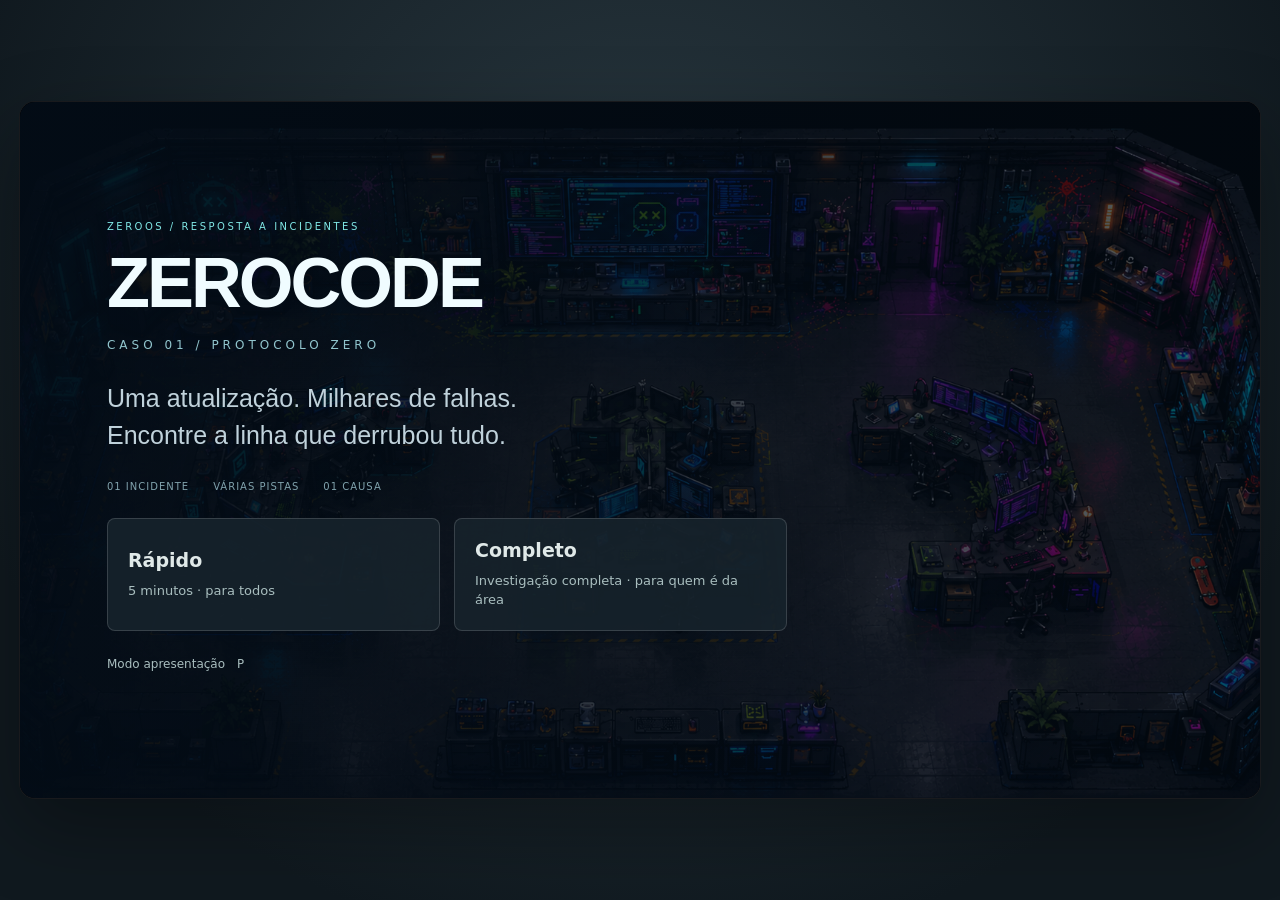
<file: index.html>
<!DOCTYPE html>
<html lang="pt-br">
<head>
  <meta charset="UTF-8" />
  <meta name="viewport" content="width=device-width, initial-scale=1.0" />
  <title>ZeroCode — Protocolo Zero</title>
  <link rel="icon" type="image/png" href="assets/zeroos/imported/1.png?v=2" />
  <link rel="stylesheet" href="style.css" />
  <link rel="stylesheet" href="ui/phone.css" />
  <link rel="stylesheet" href="ui/pixel-hud.css" />
  <link rel="stylesheet" href="ui/manager.css" />
  <link rel="stylesheet" href="ui/secret-door.css" />
  <link rel="stylesheet" href="ui/nexus.css" />
  <link rel="stylesheet" href="ui/pause-charcoal.css" />
  <link rel="stylesheet" href="ui/final-conversation.css" />
  <link rel="stylesheet" href="ui/os-base.css" />
  <link rel="stylesheet" href="ui/os-theme-zero.css" />
  <link rel="stylesheet" href="ui/os-theme-windows.css" />
  <link rel="stylesheet" href="ui/zeroos-apps.css" />
  <link rel="stylesheet" href="ui/flags.css" />
  <link rel="stylesheet" href="ui/pitch.css" />
</head>
<body>
  <div id="game-container">
    <canvas id="game-canvas" width="800" height="600"></canvas>

    <!-- TELA INICIAL -->
    <div id="start-screen" class="overlay-screen">
      <div class="overlay-box">
        <div class="eyebrow">ZEROOS / RESPOSTA A INCIDENTES</div><h1 class="title-neon">ZEROCODE</h1>
        <p class="subtitle">CASO 01 / PROTOCOLO ZERO</p>
        <p class="intro-copy">Uma atualização. Milhares de falhas.<br>Encontre a linha que derrubou tudo.</p><div class="case-meta"><span>01 INCIDENTE</span><span>VÁRIAS PISTAS</span><span>01 CAUSA</span></div>
        <div class="mode-cards" role="group" aria-label="Escolha o modo de jogo">
          <button type="button" class="mode-card" data-modo="rapido"><strong>Rápido</strong><span>5 minutos · para todos</span></button>
          <button type="button" id="start-button" class="mode-card" data-modo="completo"><strong>Completo</strong><span>Investigação completa · para quem é da área</span></button>
        </div>
        <button type="button" class="mode-pitch" data-modo="pitch">Modo apresentação <kbd>P</kbd></button>
      </div>
    </div>

    <!-- CHAMADO INICIAL / BRIEFING -->
    <div id="briefing-screen" class="overlay-screen hidden">
      <div class="overlay-box">
        <h2 class="alert-title">INCIDENTE DETECTADO</h2>
        <p class="briefing-text">
          02:14. O deploy 2.1 do NEXUS derrubou a operação. Clientes cobrados várias vezes. A fila não para de crescer. E chamaram você — o melhor do time.
        </p>
        <p class="briefing-text">
          Só tem um problema: depois do acidente, você não lembra de nada. E ninguém pode saber.
        </p>
        <p class="controls-hint">WASD / setas: mover · Shift: correr · E: interagir · J: dossiê · I: bolso · Esc: pausa</p>
        <button id="briefing-button" class="neon-button">ENTRAR NA SALA</button>
      </div>
    </div>

    <!-- HUD -->
    <div id="hud" class="hidden">
      <div class="hud-panel">
        <div class="hud-found">Pistas encontradas: 0/0</div>
        <div class="hud-relevant">Pistas relevantes: 0/0</div>
        <div class="hud-false hidden">Pista falsa identificada: NÃO</div>
      </div>
    </div>

    <!-- MINIMAPA -->
    <div id="minimap" class="hidden"></div>

    <!-- MINI INVENTÁRIO -->
    <div id="inventory" class="hidden" aria-label="Inventário">
      <button class="inv-bag" aria-label="Abrir bolso do moletom (I)"><span class="pocket-symbol" aria-hidden="true"></span><span>BOLSO <kbd>I</kbd></span></button>
      <div class="inv-slots"></div>
    </div>

    <div id="interaction-prompt" class="hidden"></div>

    <!-- ALERTA DE PISTA -->
    <div id="clue-alert" class="hidden">
      <div class="clue-alert-box">
        <div class="clue-alert-title">PISTA ENCONTRADA</div>
        <div class="clue-alert-body"></div>
      </div>
    </div>

    <!-- MODAL DE DIÁLOGO -->
    <div id="dialogue-modal" class="hidden">
      <div class="dialogue-panel">
        <div class="dialogue-portraits">
          <div class="dialogue-sprite npc">
            <div class="sprite-avatar npc-avatar"></div>
          </div>
          <div class="dialogue-sprite player">
            <div class="sprite-avatar player-avatar"></div>
          </div>
        </div>
        <div class="dialogue-box">
          <div class="dialogue-speaker-badge">
            <span class="dialogue-name"></span>
          </div>
          <p class="dialogue-text"></p>
          <button class="dialogue-continue neon-button small">CONTINUAR (E)</button>
        </div>
      </div>
    </div>

    <!-- PAINEL DE DECISÃO FINAL -->
    <div id="decision-modal" class="hidden">
      <div class="decision-panel">
        <h2 class="decision-title">QUAL É A CAUSA MAIS PROVÁVEL?</h2>
        <div class="decision-options"></div>
      </div>
    </div>

    <!-- RESULTADO DA INVESTIGAÇÃO -->
    <div id="result-screen" class="overlay-screen hidden">
      <div class="overlay-box">
        <h2 class="result-title"></h2>
        <div class="result-body"></div>
        <button id="result-button" class="neon-button">CONCLUIR FASE</button>
      </div>
    </div>

    <!-- FASE CONCLUÍDA -->
    <div id="complete-screen" class="overlay-screen hidden">
      <div class="overlay-box">
        <h2 class="title-neon">FASE CONCLUÍDA</h2>
        <p class="subtitle">O NEXUS está online. A investigação fica registrada.</p><button class="neon-button">JOGAR NOVAMENTE</button>
      </div>
    </div>
  </div>

  <!-- Dados -->
  <script src="data/maps.js"></script>
  <script src="data/objects.js"></script>
  <script src="data/npcs.js"></script>
  <script src="data/dialogs.js"></script>
  <script src="data/clues.js"></script>
  <script src="data/missions.js"></script>
  <script src="data/code-missions.js"></script>
  <script src="data/secret-door.js"></script>

  <!-- Engine -->
  <script src="engine/api.js"></script>
  <script src="engine/progress.js"></script>
  <script src="engine/os/vfs.js"></script>
  <script src="engine/input.js"></script>
  <script src="engine/collision.js"></script>
  <script src="engine/camera.js"></script>
  <script src="engine/roomManager.js"></script>
  <script src="engine/player.js?v=2"></script>
  <script src="engine/interaction.js"></script>
  <script src="engine/clues.js"></script>
  <script src="engine/dialogue.js"></script>
  <script src="engine/mission.js"></script>
  <script src="engine/hud.js"></script>
  <script src="engine/inventory.js"></script>
  <script src="engine/renderer.js"></script>
  <script src="engine/phone.js"></script>
  <script src="engine/game.js"></script>
  <script src="engine/secret-door.js"></script>
  <script src="engine/omega.js"></script>

  <script src="engine/os/window-manager.js"></script>
  <script src="engine/os/context-menu.js"></script>
  <script src="engine/os/notepad.js"></script>
  <script src="engine/flags-ui.js"></script>
  <script src="engine/case.js"></script>
  <script src="engine/computer.js"></script>
  <script src="engine/explorer.js"></script>
  <script src="engine/manager.js"></script>
  <script src="main.js"></script>
  <script src="engine/windows-pixel.js"></script>
  <script src="engine/os-setup.js"></script>
  <script src="engine/os/apps.js"></script>
  <script src="engine/os/apps/sobre.js"></script>
  <script src="engine/os/terminal-core.js"></script>
  <script src="engine/os/apps/terminal.js"></script>
  <script src="engine/os/apps/cesar.js"></script>
  <script src="engine/os/apps/git.js"></script>
  <script src="engine/os/apps/pipeline.js"></script>
  <script src="engine/os/apps/wireshark-filter.js"></script>
  <script src="engine/os/apps/wireshark.js"></script>
  <script src="engine/nexus-result.js"></script>
  <script src="engine/pitch.js"></script>
</body>
</html>
</file>
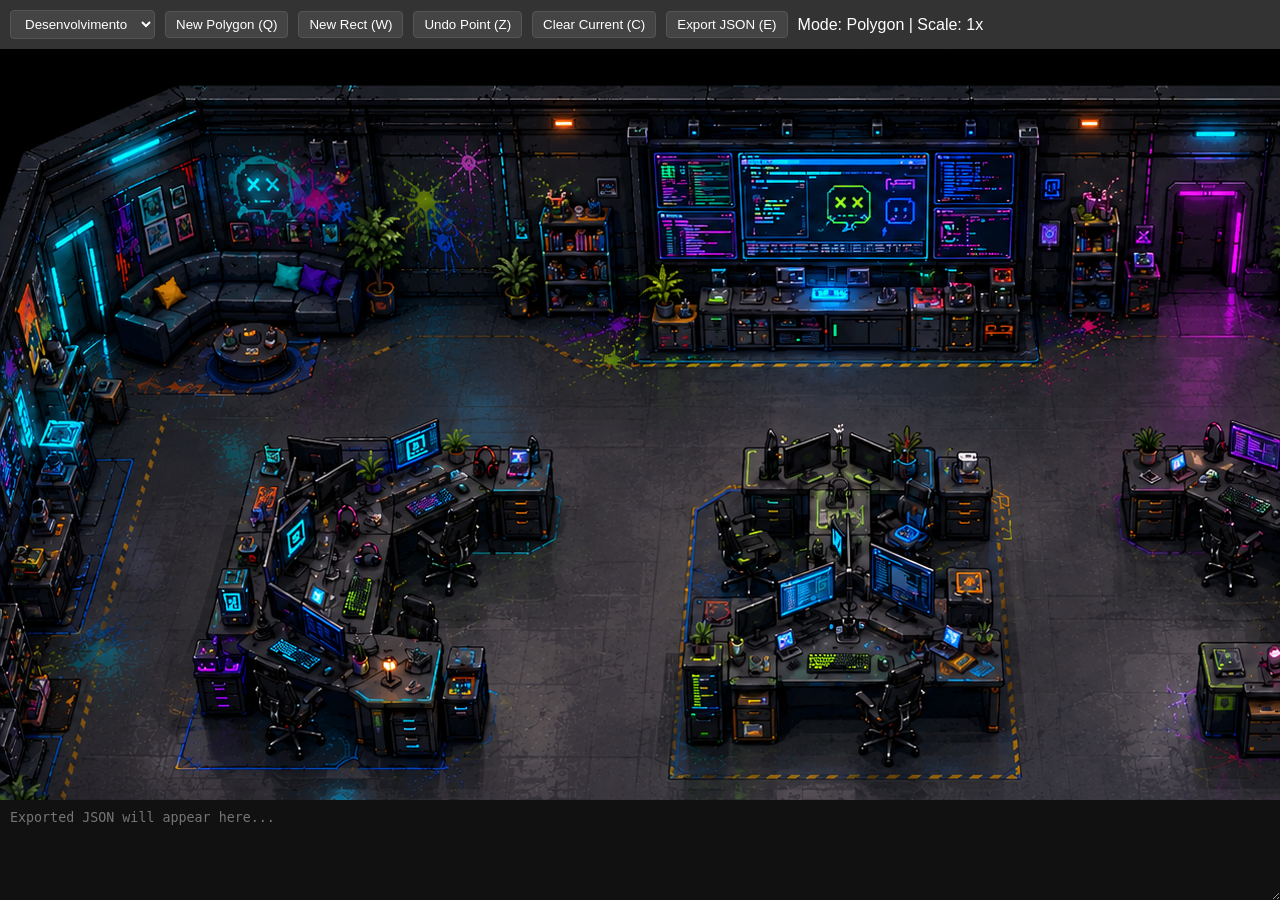
<file: hitbox-editor.html>
<!DOCTYPE html>
<html lang="en">
<head>
  <meta charset="UTF-8">
  <title>Hitbox Editor - ZeroCode</title>
  <style>
    body { margin: 0; background: #222; color: #fff; font-family: sans-serif; display: flex; flex-direction: column; height: 100vh; overflow: hidden; }
    #toolbar { padding: 10px; background: #333; display: flex; gap: 10px; align-items: center; }
    #editor-container { flex: 1; overflow: auto; position: relative; }
    #canvas-container { position: absolute; top: 0; left: 0; transform-origin: 0 0; }
    canvas { position: absolute; top: 0; left: 0; }
    #bg-canvas { z-index: 1; }
    #ui-canvas { z-index: 2; cursor: crosshair; }
    select, button { padding: 5px 10px; background: #444; color: #fff; border: 1px solid #555; border-radius: 4px; cursor: pointer; }
    button:hover { background: #555; }
    #output { width: 100%; height: 100px; background: #111; color: #0f0; font-family: monospace; border: none; padding: 10px; box-sizing: border-box; }
  </style>
</head>
<body>
  <div id="toolbar">
    <select id="room-select">
      <option value="room_dev">Desenvolvimento</option>
      <option value="room_qa_infra">QA / Infra</option>
      <option value="room_cafe">Café</option>
      <option value="room_meeting">Reunião</option>
    </select>
    <button id="btn-polygon">New Polygon (Q)</button>
    <button id="btn-rect">New Rect (W)</button>
    <button id="btn-undo">Undo Point (Z)</button>
    <button id="btn-clear">Clear Current (C)</button>
    <button id="btn-export">Export JSON (E)</button>
    <span id="status">Mode: Polygon | Scale: 1x</span>
  </div>
  <div id="editor-container">
    <div id="canvas-container">
      <canvas id="bg-canvas"></canvas>
      <canvas id="ui-canvas"></canvas>
    </div>
  </div>
  <textarea id="output" readonly placeholder="Exported JSON will appear here..."></textarea>

  <script>
    const ROOMS = {
      room_dev: 'assets/backgrounds/fase1/sala-dev.png',
      room_qa_infra: 'assets/backgrounds/fase1/sala-qa-infra.png',
      room_cafe: 'assets/backgrounds/fase1/sala-cafe.png',
      room_meeting: 'assets/backgrounds/fase1/sala-reuniao.png'
    };

    const bgCanvas = document.getElementById('bg-canvas');
    const uiCanvas = document.getElementById('ui-canvas');
    const bgCtx = bgCanvas.getContext('2d');
    const uiCtx = uiCanvas.getContext('2d');
    const container = document.getElementById('canvas-container');

    let obstacles = [];
    let currentShape = null;
    let mode = 'polygon';
    let scale = 1;

    const img = new Image();
    
    function loadRoom() {
      const roomId = document.getElementById('room-select').value;
      img.src = ROOMS[roomId];
      img.onload = () => {
        bgCanvas.width = uiCanvas.width = img.width;
        bgCanvas.height = uiCanvas.height = img.height;
        bgCtx.drawImage(img, 0, 0);
        obstacles = [];
        currentShape = null;
        drawUI();
      };
    }

    document.getElementById('room-select').addEventListener('change', loadRoom);
    loadRoom();

    function drawUI() {
      uiCtx.clearRect(0, 0, uiCanvas.width, uiCanvas.height);
      
      // Draw finalized obstacles
      uiCtx.strokeStyle = '#0f0';
      uiCtx.fillStyle = 'rgba(0, 255, 0, 0.2)';
      uiCtx.lineWidth = 2;
      
      obstacles.forEach(obs => {
        uiCtx.beginPath();
        if (obs.points) {
          obs.points.forEach((p, i) => {
            if (i === 0) uiCtx.moveTo(p[0], p[1]);
            else uiCtx.lineTo(p[0], p[1]);
          });
          uiCtx.closePath();
        } else {
          uiCtx.rect(obs.x, obs.y, obs.width, obs.height);
        }
        uiCtx.fill();
        uiCtx.stroke();
      });

      // Draw current shape
      if (currentShape) {
        uiCtx.strokeStyle = '#f00';
        uiCtx.fillStyle = 'rgba(255, 0, 0, 0.3)';
        uiCtx.beginPath();
        if (mode === 'polygon') {
          currentShape.points.forEach((p, i) => {
            if (i === 0) uiCtx.moveTo(p[0], p[1]);
            else uiCtx.lineTo(p[0], p[1]);
          });
          if (currentShape.points.length > 2) {
            uiCtx.closePath();
            uiCtx.fill();
          }
          uiCtx.stroke();
          
          currentShape.points.forEach(p => {
            uiCtx.fillStyle = '#f00';
            uiCtx.fillRect(p[0]-3, p[1]-3, 6, 6);
          });
        } else if (mode === 'rect') {
          if (currentShape.x !== undefined && currentShape.width !== undefined) {
            uiCtx.rect(currentShape.x, currentShape.y, currentShape.width, currentShape.height);
            uiCtx.fill();
            uiCtx.stroke();
          }
        }
      }
    }

    uiCanvas.addEventListener('mousedown', (e) => {
      const rect = uiCanvas.getBoundingClientRect();
      const x = Math.round((e.clientX - rect.left) / scale);
      const y = Math.round((e.clientY - rect.top) / scale);

      if (e.button === 2) {
        // Right click finishes shape
        if (currentShape) {
          obstacles.push(currentShape);
          currentShape = null;
          drawUI();
        }
        return;
      }

      if (!currentShape) {
        if (mode === 'polygon') currentShape = { points: [] };
        else currentShape = { startX: x, startY: y };
      }

      if (mode === 'polygon') {
        currentShape.points.push([x, y]);
      } else if (mode === 'rect') {
        if (currentShape.startX !== undefined && currentShape.width === undefined) {
          // Finish rect
          currentShape.x = Math.min(currentShape.startX, x);
          currentShape.y = Math.min(currentShape.startY, y);
          currentShape.width = Math.abs(x - currentShape.startX);
          currentShape.height = Math.abs(y - currentShape.startY);
          delete currentShape.startX;
          delete currentShape.startY;
          obstacles.push(currentShape);
          currentShape = null;
        }
      }
      drawUI();
    });

    uiCanvas.addEventListener('mousemove', (e) => {
      if (mode === 'rect' && currentShape && currentShape.startX !== undefined) {
        const rect = uiCanvas.getBoundingClientRect();
        const x = Math.round((e.clientX - rect.left) / scale);
        const y = Math.round((e.clientY - rect.top) / scale);
        
        drawUI();
        uiCtx.strokeStyle = '#f00';
        uiCtx.fillStyle = 'rgba(255, 0, 0, 0.3)';
        uiCtx.beginPath();
        const rx = Math.min(currentShape.startX, x);
        const ry = Math.min(currentShape.startY, y);
        const rw = Math.abs(x - currentShape.startX);
        const rh = Math.abs(y - currentShape.startY);
        uiCtx.rect(rx, ry, rw, rh);
        uiCtx.fill();
        uiCtx.stroke();
      }
    });

    uiCanvas.addEventListener('contextmenu', e => e.preventDefault());

    document.getElementById('editor-container').addEventListener('wheel', (e) => {
      if (e.ctrlKey) {
        e.preventDefault();
        scale -= e.deltaY * 0.001;
        scale = Math.max(0.1, Math.min(scale, 5));
        container.style.transform = `scale(${scale})`;
        document.getElementById('status').innerText = `Mode: ${mode} | Scale: ${scale.toFixed(2)}x`;
      }
    });

    document.getElementById('btn-polygon').onclick = () => { mode = 'polygon'; currentShape = null; };
    document.getElementById('btn-rect').onclick = () => { mode = 'rect'; currentShape = null; };
    document.getElementById('btn-undo').onclick = () => {
      if (currentShape && currentShape.points) currentShape.points.pop();
      else if (obstacles.length > 0) obstacles.pop();
      drawUI();
    };
    document.getElementById('btn-clear').onclick = () => { currentShape = null; drawUI(); };
    document.getElementById('btn-export').onclick = () => {
      let out = 'obstacles: [\n';
      obstacles.forEach(obs => {
        if (obs.points) {
          out += `  { points: ${JSON.stringify(obs.points)} },\n`;
        } else {
          out += `  { x: ${obs.x}, y: ${obs.y}, width: ${obs.width}, height: ${obs.height} },\n`;
        }
      });
      out += '],';
      document.getElementById('output').value = out;
    };

    window.addEventListener('keydown', e => {
      if (e.key.toLowerCase() === 'q') document.getElementById('btn-polygon').click();
      if (e.key.toLowerCase() === 'w') document.getElementById('btn-rect').click();
      if (e.key.toLowerCase() === 'z') document.getElementById('btn-undo').click();
      if (e.key.toLowerCase() === 'c') document.getElementById('btn-clear').click();
      if (e.key.toLowerCase() === 'e') document.getElementById('btn-export').click();
    });
  </script>
</body>
</html>
</file>
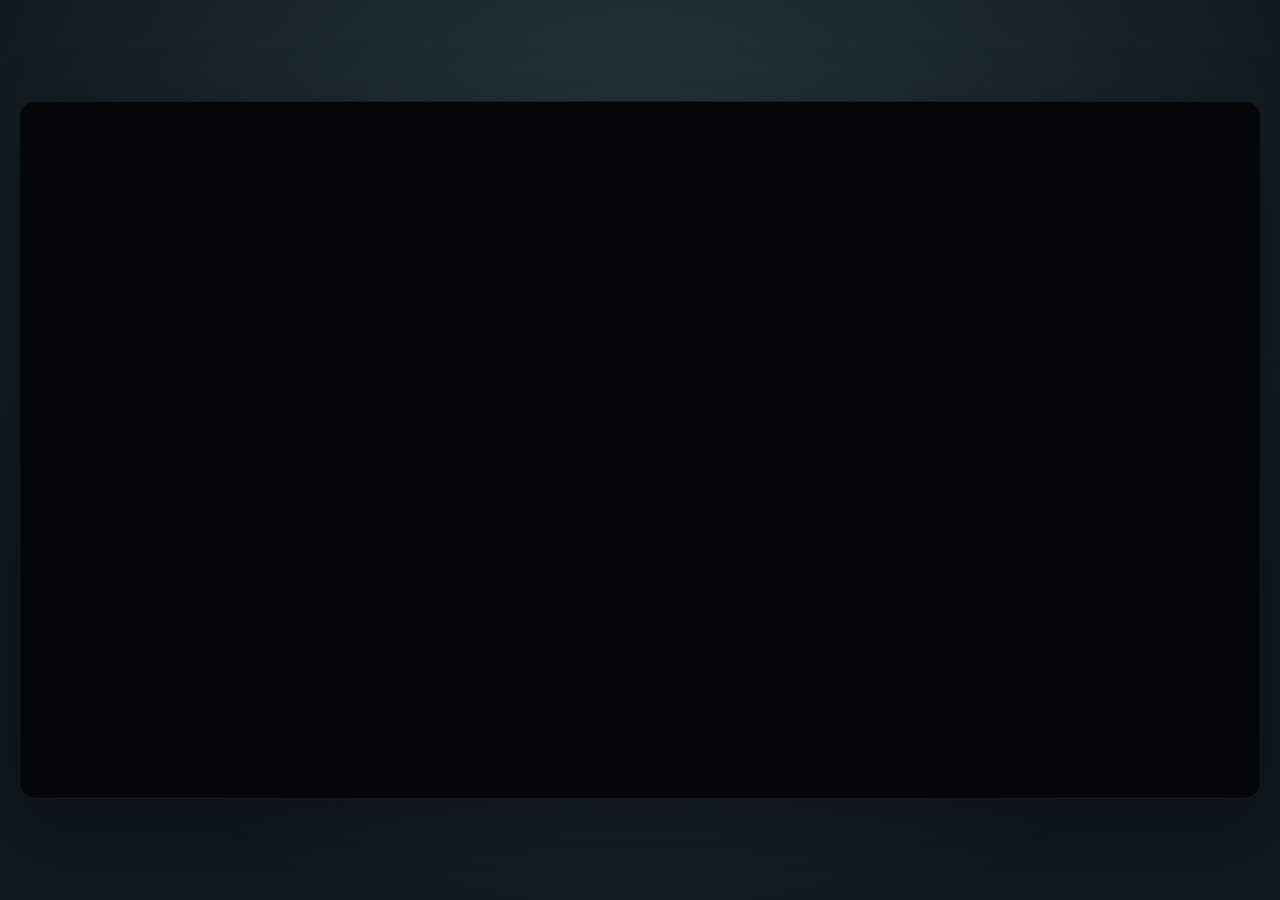
<file: tests/zeroos-preview.html>
<!doctype html><html lang="pt-br"><head><meta charset="utf-8"><meta name="viewport" content="width=device-width,initial-scale=1"><base href="../"><title>ZeroOS · prévia de desenvolvimento</title><link rel="stylesheet" href="style.css"><link rel="stylesheet" href="ui/desktop.css"><link rel="stylesheet" href="ui/zeroos.css"><link rel="stylesheet" href="ui/zeroos-light.css"><link rel="stylesheet" href="ui/computer.css"></head><body><div id="game-container"></div><script>class Game { start(){} _update(){} _interactWith(){} _showResult(){} }</script><script src="data/code-missions.js"></script><script src="data/objects.js"></script><script src="data/clues.js"></script><script src="engine/clues.js"></script><script src="engine/case.js"></script><script src="engine/computer.js"></script><script src="engine/explorer.js"></script><script>
const previewGame={state:'playing',hud:{showPrompt(){},update(){}},_lockInteractions(){},clues:new ClueSystem(CLUES),cluesData:CLUES};
const preview=new CaseExperience(previewGame);preview.terminal(OBJECTS[0]);
</script></body></html>
</file>
<file: style.css>
:root {
  --neon-cyan: #7cf9ff;
  --neon-magenta: #ff2fd0;
  --neon-green: #3dff8a;
  --neon-yellow: #ffd23d;
  --bg-dark: #05060a;
  --panel-bg: rgba(10, 12, 24, 0.92);
  --font-main: 'Courier New', Courier, monospace;
}

* {
  box-sizing: border-box;
}

html, body {
  margin: 0;
  padding: 0;
  background: #000;
  color: #eaf6ff;
  font-family: var(--font-main);
  height: 100%;
  overflow: hidden;
}

#game-container {
  position: relative;
  width: min(96vw, 167vh);
  aspect-ratio: 1672 / 941;
  margin: 12px auto;
  border: 2px solid rgba(124, 249, 255, 0.4);
  box-shadow: 0 0 40px rgba(124, 249, 255, 0.15);
  background: var(--bg-dark);
}

#game-container:fullscreen,
#game-container:-webkit-full-screen {
  width: 100vw !important;
  height: 100vh !important;
  max-width: none !important;
  max-height: none !important;
  aspect-ratio: auto !important;
  margin: 0 !important;
  border: none !important;
  border-radius: 0 !important;
  box-shadow: none !important;
}

#game-canvas {
  display: block;
  width: 100%;
  height: 100%;
  image-rendering: auto;
}

.hidden {
  display: none !important;
}

/* --------- Overlays genéricos (start / briefing / result / complete) --------- */

.overlay-screen {
  position: absolute;
  inset: 0;
  display: flex;
  align-items: center;
  justify-content: center;
  background: rgba(2, 3, 8, 0.92);
  z-index: 40;
  text-align: center;
  padding: 20px;
}

.overlay-box {
  max-width: 560px;
}

.title-neon {
  font-size: 48px;
  letter-spacing: 6px;
  margin: 0 0 8px;
  color: var(--neon-cyan);
  text-shadow: 0 0 8px var(--neon-cyan), 0 0 22px var(--neon-magenta);
}

.subtitle {
  color: #b9c8ff;
  margin: 0 0 28px;
  font-size: 15px;
}

.alert-title {
  color: var(--neon-magenta);
  font-size: 28px;
  letter-spacing: 3px;
  text-shadow: 0 0 10px var(--neon-magenta);
  margin-bottom: 18px;
}

.briefing-text {
  color: #d4e6ff;
  font-size: 14px;
  line-height: 1.6;
  margin-bottom: 14px;
}

.neon-button {
  background: transparent;
  color: var(--neon-cyan);
  border: 2px solid var(--neon-cyan);
  padding: 12px 26px;
  font-family: var(--font-main);
  font-size: 14px;
  letter-spacing: 2px;
  cursor: pointer;
  border-radius: 4px;
  box-shadow: 0 0 10px rgba(124, 249, 255, 0.4);
  transition: all 0.15s ease;
  margin-top: 10px;
}

.neon-button:hover {
  background: rgba(124, 249, 255, 0.15);
  box-shadow: 0 0 18px rgba(124, 249, 255, 0.8);
}

.neon-button.small {
  padding: 8px 16px;
  font-size: 12px;
}

.result-title {
  font-size: 24px;
  letter-spacing: 2px;
  margin-bottom: 16px;
  color: var(--neon-yellow);
  text-shadow: 0 0 10px var(--neon-yellow);
}

#result-screen.is-correct .result-title {
  color: var(--neon-green);
  text-shadow: 0 0 10px var(--neon-green);
}

#result-screen.is-incorrect .result-title {
  color: var(--neon-magenta);
  text-shadow: 0 0 10px var(--neon-magenta);
}

.result-body p {
  color: #d4e6ff;
  font-size: 14px;
  line-height: 1.6;
  margin: 0 0 10px;
}

/* --------- HUD --------- */

#hud {
  position: absolute;
  top: 12px;
  left: 12px;
  z-index: 20;
  pointer-events: none;
}

.hud-panel {
  background: var(--panel-bg);
  border: 1px solid rgba(124, 249, 255, 0.4);
  border-radius: 6px;
  padding: 10px 14px;
  font-size: 12px;
  line-height: 1.7;
  color: var(--neon-cyan);
  box-shadow: 0 0 12px rgba(124, 249, 255, 0.2);
}

.hud-false {
  color: var(--neon-magenta);
}

#interaction-prompt {
  position: absolute;
  bottom: 24px;
  left: 50%;
  transform: translateX(-50%);
  background: rgba(0, 0, 0, 0.75);
  border: 1px solid var(--neon-yellow);
  color: var(--neon-yellow);
  padding: 8px 16px;
  border-radius: 20px;
  font-size: 13px;
  letter-spacing: 1px;
  z-index: 20;
  box-shadow: 0 0 12px rgba(255, 210, 61, 0.5);
}

/* --------- Minimapa --------- */

#minimap {
  position: absolute;
  left: 12px;
  bottom: 12px;
  z-index: 20;
  max-width: 58%;
  padding: 8px 10px;
  background: rgba(5, 7, 16, 0.9);
  border: 1px solid rgba(181, 108, 255, 0.55);
  border-radius: 6px;
  box-shadow: 0 0 14px rgba(181, 108, 255, 0.25);
  pointer-events: none;
}

.minimap-title {
  margin-bottom: 6px;
  color: #b9c8ff;
  font-size: 8px;
  letter-spacing: 1.5px;
}

.minimap-route {
  display: flex;
  align-items: center;
  gap: 4px;
}

.minimap-room {
  padding: 4px 6px;
  border: 1px solid rgba(124, 249, 255, 0.2);
  border-radius: 3px;
  color: rgba(234, 246, 255, 0.35);
  font-size: 8px;
  white-space: nowrap;
}

.minimap-room.visited {
  color: #b9c8ff;
  border-color: rgba(124, 249, 255, 0.55);
}

.minimap-room.current {
  color: var(--neon-cyan);
  border-color: var(--neon-cyan);
  background: rgba(124, 249, 255, 0.12);
  box-shadow: 0 0 9px rgba(124, 249, 255, 0.55);
}

.minimap-connector {
  color: rgba(124, 249, 255, 0.55);
  font-size: 9px;
}

.minimap-connector.disconnected {
  color: rgba(255, 255, 255, 0.15);
}

/* --------- Alerta de pista (toast) --------- */

#clue-alert {
  position: absolute;
  top: 12px;
  right: 12px;
  max-width: 260px;
  z-index: 30;
  opacity: 0;
  transform: translateY(-10px);
  transition: opacity 0.3s ease, transform 0.3s ease;
  pointer-events: none;
}

#clue-alert.visible {
  opacity: 1;
  transform: translateY(0);
}

.clue-alert-box {
  background: var(--panel-bg);
  border: 1px solid var(--neon-green);
  border-radius: 6px;
  padding: 12px 14px;
  box-shadow: 0 0 16px rgba(61, 255, 138, 0.35);
}

.clue-alert-title {
  color: var(--neon-green);
  font-size: 12px;
  letter-spacing: 1.5px;
  margin-bottom: 6px;
}

.clue-alert-body p {
  color: #d4e6ff;
  font-size: 11px;
  line-height: 1.5;
  margin: 0 0 4px;
}

/* --------- Modal de diálogo (quase tela cheia) --------- */

#dialogue-modal {
  position: absolute;
  inset: 24px;
  z-index: 50;
  background: rgba(3, 4, 10, 0.94);
  border: 1px solid rgba(124, 249, 255, 0.4);
  border-radius: 10px;
  display: flex;
  flex-direction: column;
  padding: 24px;
}

.dialogue-panel {
  display: flex;
  flex-direction: column;
  height: 100%;
}

.dialogue-portraits {
  flex: 1;
  display: flex;
  align-items: flex-end;
  justify-content: space-between;
  padding: 0 20px;
}

.dialogue-sprite {
  opacity: 0.35;
  transition: opacity 0.15s ease, transform 0.15s ease;
  transform: scale(0.94);
}

.dialogue-sprite.active {
  opacity: 1;
  transform: scale(1);
}

.sprite-avatar {
  width: 96px;
  height: 96px;
  border-radius: 50%;
  border: 2px solid var(--neon-cyan);
  box-shadow: 0 0 20px rgba(124, 249, 255, 0.4);
}

.npc-avatar {
  background: radial-gradient(circle at 35% 30%, #ff7ad9, #7a1f6b);
}

.player-avatar {
  background: radial-gradient(circle at 35% 30%, #7cf9ff, #1e5fd7);
}

.dialogue-box {
  border-top: 1px solid rgba(124, 249, 255, 0.3);
  padding-top: 16px;
}

.dialogue-speaker-badge {
  display: inline-block;
  padding: 4px 12px;
  border-radius: 4px;
  margin-bottom: 10px;
  font-size: 12px;
  letter-spacing: 1.5px;
  border: 1px solid var(--neon-cyan);
  color: var(--neon-cyan);
}

.dialogue-speaker-badge.is-player {
  border-color: #7cf9ff;
  color: #7cf9ff;
}

.dialogue-speaker-badge.is-npc {
  border-color: var(--neon-magenta);
  color: var(--neon-magenta);
}

.dialogue-text {
  font-size: 16px;
  line-height: 1.6;
  color: #eaf6ff;
  min-height: 48px;
}

#dialogue-modal.is-investigation {
  justify-content: center;
}

#dialogue-modal.is-investigation .dialogue-panel {
  justify-content: center;
}

#dialogue-modal.is-investigation .dialogue-portraits {
  display: none;
}

#dialogue-modal.is-investigation .dialogue-box {
  width: min(680px, 92%);
  margin: 0 auto;
  padding: 28px;
  border: 1px solid rgba(47, 208, 255, 0.5);
  border-radius: 8px;
  background: rgba(5, 9, 18, 0.96);
  box-shadow: 0 0 22px rgba(47, 208, 255, 0.2);
}

#dialogue-modal.is-investigation .dialogue-text {
  min-height: 80px;
  white-space: pre-line;
  color: var(--neon-cyan);
}

/* --------- Painel de decisão final --------- */

#decision-modal {
  position: absolute;
  inset: 0;
  z-index: 55;
  background: rgba(2, 3, 8, 0.94);
  display: flex;
  align-items: center;
  justify-content: center;
}

.decision-panel {
  width: 90%;
  max-width: 520px;
  background: var(--panel-bg);
  border: 1px solid var(--neon-yellow);
  border-radius: 10px;
  padding: 28px;
  box-shadow: 0 0 24px rgba(255, 210, 61, 0.3);
  text-align: center;
}

.decision-title {
  color: var(--neon-yellow);
  font-size: 18px;
  letter-spacing: 1px;
  margin-bottom: 20px;
}

.decision-options {
  display: flex;
  flex-direction: column;
  gap: 10px;
}

.decision-option {
  background: transparent;
  border: 1px solid rgba(124, 249, 255, 0.5);
  color: #eaf6ff;
  font-family: var(--font-main);
  font-size: 13px;
  padding: 12px 14px;
  border-radius: 6px;
  cursor: pointer;
  text-align: left;
  transition: all 0.15s ease;
}

.decision-option:hover {
  border-color: var(--neon-cyan);
  background: rgba(124, 249, 255, 0.1);
  box-shadow: 0 0 12px rgba(124, 249, 255, 0.4);
}
/* Protocolo Zero: interface de operação */
:root{--neon-cyan:#80e8e6;--neon-magenta:#b9a2ff;--panel-bg:rgba(6,19,29,.96)}
body{display:grid;place-items:center;background:radial-gradient(ellipse at 50% 20%,#102631,#03090f 70%)}
#game-container{width:min(98vw,174vh);margin:0;border:1px solid #34515b;box-shadow:0 24px 100px #0009;overflow:hidden}
.overlay-screen{background:linear-gradient(90deg,rgba(3,12,22,.97),rgba(3,12,22,.65)),url('assets/backgrounds/fase1/sala-dev.png') center/cover;text-align:left;justify-content:flex-start;padding:7%;overflow:auto}
.overlay-box{max-width:680px}.eyebrow{display:block;color:#80e8e6;font-size:10px;letter-spacing:2.5px;margin-bottom:14px}.title-neon{font-family:Arial,sans-serif;font-size:clamp(34px,5.5vw,82px);font-weight:900;letter-spacing:-3px;text-shadow:none;color:#f0fcff;line-height:1.05}.subtitle{letter-spacing:4px;color:#91c5cd;font-size:12px;margin:18px 0 28px}.intro-copy{font-family:Arial,sans-serif;font-size:clamp(16px,2vw,25px);line-height:1.5;color:#c0d2db}.case-meta{display:flex;gap:24px;font-size:10px;color:#81a3ad;letter-spacing:1px;margin:26px 0}.neon-button{background:#80e8e6;color:#071b24;border:0;border-radius:2px;box-shadow:none;font-weight:bold;padding:15px 24px}.neon-button:hover{background:#b5fffa;color:#071b24;box-shadow:0 0 25px #80e8e633}button:focus-visible{outline:3px solid #ffd48c;outline-offset:4px}.alert-title{color:#ffc88a;text-shadow:none}.briefing-text{font-family:Arial,sans-serif;font-size:16px}.controls-hint{font-size:11px;color:#91adb8;line-height:1.7}
#case-bar{position:absolute;top:0;left:0;right:0;z-index:22;display:flex;align-items:center;gap:10px;padding:14px 20px;background:linear-gradient(#06131bf5,#06131be8);border-bottom:1px solid #42616a}#case-bar>div{flex:1}#case-bar .eyebrow{font-size:8px;margin-bottom:6px}#case-bar strong{font-size:12px;font-weight:normal;color:#edfaff}#case-bar button,.case-heading button{background:#142c36;border:1px solid #3f626e;color:#bce9ed;padding:10px;font:11px monospace;cursor:pointer}
#hud{top:88px;left:16px}.hud-panel{font-size:10px;border-radius:2px;border-color:#48636c;box-shadow:none}.hud-relevant{color:#ffc88a}#clue-alert{top:88px}#minimap{border-color:#48636c;box-shadow:none;border-radius:2px}.minimap-room{font-size:9px;padding:6px}.minimap-title{color:#90b2bd}#interaction-prompt{border-radius:3px;border-color:#80e8e6;color:#daffff;box-shadow:none;bottom:70px;max-width:80%;text-align:center;font-size:11px}
#dialogue-modal{inset:auto 5% 7%;min-height:210px;max-height:75%;padding:24px;border-radius:3px;background:#071620f5;box-shadow:0 20px 80px #0008;overflow:auto}.dialogue-portraits{display:none}.dialogue-box{border:0;padding:0}.dialogue-text{font-family:Arial,sans-serif;font-size:18px;line-height:1.7}#dialogue-modal.is-investigation .dialogue-box{width:100%;padding:0;border:0;box-shadow:none;background:none}#dialogue-modal.is-investigation .dialogue-text{font-family:monospace;font-size:15px;min-height:0}.dialogue-speaker-badge{margin-bottom:0;border:0;padding:0;font-size:11px}.dialogue-continue{float:right}
#case-panel{position:absolute;inset:0;z-index:60;display:grid;place-items:center;background:#020910df;padding:4%;backdrop-filter:blur(6px)}.case-window{width:min(850px,100%);max-height:100%;display:flex;flex-direction:column;background:#091a25;border:1px solid #395a68;box-shadow:0 25px 70px #0008}.case-heading{display:flex;align-items:center;justify-content:space-between;padding:22px 26px;border-bottom:1px solid #2b4654}.case-heading .eyebrow{font-size:9px;margin-bottom:8px}.case-heading h2{font:600 26px Arial,sans-serif;margin:0}.case-content{padding:20px 26px;overflow:auto;line-height:1.6;font-size:13px;color:#b5ced9}.case-content pre{background:#031019;border-left:3px solid #80e8e6;padding:22px;color:#80e8e6;font:14px/1.9 monospace;white-space:pre-wrap}.case-content .decision-option{display:block;width:100%;margin:8px 0;padding:14px}.decision-option:disabled{opacity:.4;cursor:default}.terminal-feedback{color:#ffc88a;min-height:24px}.evidence-grid{display:grid;grid-template-columns:1fr 1fr;gap:12px}.evidence-card{border:1px dashed #344c5b;padding:16px;background:#0d202c}.evidence-card.recovered{border:1px solid #3b696c}.evidence-card small{font-size:9px;color:#80e8e6;letter-spacing:1px}.evidence-card h3{font:600 16px Arial,sans-serif;color:#e0f1f7;margin:10px 0}.evidence-card p{font:13px/1.6 Arial,sans-serif;margin:0}.control-grid{display:grid;grid-template-columns:1fr 1fr;gap:16px;margin:24px 0}.control-grid span{border:1px solid #36525e;padding:14px;color:#80e8e6}.control-grid b{display:block;color:#c6d8df;font-weight:normal}.decision-panel{max-width:660px;border:1px solid #668277;border-radius:3px;box-shadow:none;max-height:95%;overflow:auto}.decision-title{color:#80e8e6}.result-title{text-shadow:none}.result-body p{font-family:Arial,sans-serif;font-size:16px}
@media(max-width:700px){#case-bar{padding:8px;gap:5px}#case-bar strong{font-size:9px}#case-bar button{font-size:9px;padding:6px}#case-bar .eyebrow{display:none}#hud{top:45px}.hud-panel{padding:5px;font-size:8px}#clue-alert{top:45px;max-width:210px}#minimap{padding:5px;max-width:95%}.minimap-room{font-size:7px;padding:3px}.minimap-title{display:none}.case-heading{padding:12px}.case-heading h2{font-size:19px}.case-content{padding:12px}.case-content pre{font-size:11px;padding:10px}.overlay-screen{padding:5%}.subtitle{margin:10px 0;font-size:9px}.intro-copy{margin:10px 0}.case-meta{margin:12px 0;gap:15px;font-size:8px}.neon-button{padding:10px 15px;font-size:11px}.briefing-text{font-size:12px}.alert-title{font-size:21px}.dialogue-text{font-size:14px}.evidence-grid{grid-template-columns:1fr}}
@media(prefers-reduced-motion:reduce){*{transition:none!important;animation:none!important}}
.case-window{min-height:0;max-height:100%;overflow:hidden}.case-content{min-height:0}.case-heading{flex-shrink:0}

.mode-cards { display: grid; grid-template-columns: repeat(2, minmax(0, 1fr)); gap: 14px; }
.mode-card { padding: 20px; border: 1px solid #ffffff26; border-radius: 8px; background: #17232ce6; color: #e0e9e8; text-align: left; cursor: pointer; font-family: inherit; }
.mode-card strong { display: block; margin-bottom: 10px; font-size: 19px; }
.mode-card span { display: block; font-size: 13px; line-height: 1.5; color: #a9bebf; }
.mode-card:hover { background: #293840; border-color: #bad7d1; }
.mode-pitch { margin-top: 18px; padding: 8px 0; background: transparent; border: 0; color: #a9bebf; font-family: inherit; font-size: 12px; cursor: pointer; }
.mode-pitch:hover { color: #e0e9e8; }
.mode-pitch kbd { margin-left: 8px; }
@media(max-width:500px) { .mode-cards { grid-template-columns: 1fr; gap: 8px; } .mode-card { padding: 12px; } .mode-card strong { margin-bottom: 4px; } }

/* Direção visual — luz difusa, superfícies foscas e sinalização discreta. */
:root {
  --font-main: 'Segoe UI', system-ui, -apple-system, sans-serif;
  --neon-cyan: #bad7d1;
  --neon-magenta: #b9bacd;
  --neon-green: #aec8b8;
  --neon-yellow: #d6c6ab;
  --panel-bg: rgba(23, 35, 44, .92);
  color-scheme: dark;
}
body { background: radial-gradient(ellipse at 50% 30%, #293840, #10191f 78%); }
#game-container { width: min(97vw, 171vh); border-color: #ffffff14; border-radius: 16px; box-shadow: 0 28px 80px #0005; }
#game-canvas { image-rendering: auto; }
#case-bar {
  top: 16px; left: 18px; right: 18px; padding: 12px 16px; gap: 10px;
  background: rgba(23, 35, 44, .88); border: 1px solid #ffffff12;
  border-radius: 12px; box-shadow: 0 6px 22px #0002; backdrop-filter: blur(16px);
}
#case-bar .eyebrow { color: #a9bebf; letter-spacing: 2px; font-size: 9px; margin-bottom: 5px; }
#case-bar strong { font: 500 13px/1.4 'Segoe UI', sans-serif; color: #e0e9e8; }
#case-bar button, .case-heading button {
  border: 1px solid #ffffff12; background: #ffffff05; color: #c4d3d4;
  font: 500 11px 'Segoe UI', sans-serif; border-radius: 7px; padding: 10px 13px;
  transition: background .18s, border-color .18s;
}
#case-bar button:hover, .case-heading button:hover { background: #ffffff10; border-color: #ffffff28; }
#hud { top: 100px; left: 24px; }
.hud-panel { color: #d3dedd; background: #1b2932bb; border: 1px solid #ffffff10; border-radius: 9px; padding: 9px 13px; font: 11px/1.8 'Segoe UI', sans-serif; backdrop-filter: blur(12px); }
.hud-relevant { color: #acbdbb; }
#minimap { left: 24px; bottom: 20px; padding: 10px 12px; border: 1px solid #ffffff12; border-radius: 10px; background: #1b2932da; backdrop-filter: blur(12px); }
.minimap-title { font-size: 8px; letter-spacing: 1.8px; color: #9daeb2; margin-bottom: 8px; }
.minimap-route { gap: 6px; }
.minimap-room { font: 500 9px 'Segoe UI', sans-serif; border-color: transparent; color: #87989e; border-radius: 5px; padding: 6px 7px; }
.minimap-room.visited { color: #b7c5c7; border-color: #ffffff12; }
.minimap-room.current { color: #e1edeb; background: #aecbc31a; border-color: #b1ccc32e; box-shadow: none; }
.minimap-connector { color: #7e95966b; }
#interaction-prompt { bottom: 84px; padding: 11px 18px; border: 1px solid #e0ece42b; border-radius: 10px; background: #202f38ed; color: #e0e9e6; font: 500 12px 'Segoe UI', sans-serif; letter-spacing: .3px; backdrop-filter: blur(12px); box-shadow: 0 5px 20px #0002; }
#clue-alert { top: 104px; right: 24px; }
.clue-alert-box { background: #22352ef0; border: 1px solid #b2cbb835; border-radius: 10px; box-shadow: 0 8px 24px #0002; }
.clue-alert-title { color: #c2d8ca; font-size: 11px; letter-spacing: 1px; }
.clue-alert-body p { color: #c1ceca; font: 12px/1.6 'Segoe UI', sans-serif; }
#dialogue-modal { border: 1px solid #ffffff18; border-radius: 14px; padding: 26px 30px; background: #1a2932f5; box-shadow: 0 16px 50px #0004; backdrop-filter: blur(18px); }
.dialogue-text { color: #dce5e4; font: 17px/1.75 'Segoe UI', sans-serif; }
.dialogue-speaker-badge.is-npc, .dialogue-speaker-badge.is-player { color: #b4cec8; font-family: 'Segoe UI', sans-serif; letter-spacing: 1px; }
#dialogue-modal.is-investigation .dialogue-text { color: #c4d9d4; font-size: 14px; }
.neon-button { background: #b8cec5; color: #22352f; border-radius: 8px; box-shadow: none; font: 600 12px 'Segoe UI', sans-serif; letter-spacing: 1px; }
.neon-button:hover { background: #cfdfd7; box-shadow: none; color: #1b3028; }
#case-panel { background: #101b25b8; backdrop-filter: blur(10px); }
.case-window { background: #202f39; border-color: #ffffff1c; border-radius: 16px; box-shadow: 0 24px 70px #0004; }
.case-heading { border-color: #ffffff10; padding: 24px 28px; }
.case-heading h2 { color: #e1e8e6; font: 500 25px 'Segoe UI', sans-serif; }
.case-heading .eyebrow { color: #a3bdb6; }
.case-content { color: #bac8cd; scrollbar-color: #647b80 transparent; scrollbar-width: thin; }
.case-content pre { border-color: #9bbab0; background: #16242d; color: #bdd2ca; border-radius: 8px; }
.evidence-card { border-color: #ffffff14; background: #ffffff03; border-radius: 10px; }
.evidence-card.recovered { border-color: #abc7b632; background: #a1c5b508; }
.evidence-card small { color: #abc1bb; }
.evidence-card h3 { font-family: 'Segoe UI', sans-serif; font-weight: 500; }
.evidence-card p { color: #b9c7c9; font-family: 'Segoe UI', sans-serif; }
.decision-option { font-family: 'Segoe UI', sans-serif; border-color: #ffffff20; border-radius: 8px; color: #d3dedc; }
.decision-option:hover { border-color: #bacfc760; background: #bed4cb0c; box-shadow: none; }
.decision-panel { background: #202f39; border-color: #ffffff20; border-radius: 14px; }
.decision-title, .terminal-feedback { color: #c4cebb; }
.control-grid span { border-color: #ffffff1c; border-radius: 9px; color: #bbcec7; }
@media (max-width: 700px) {
  #game-container { border-radius: 9px; }
  #case-bar { top: 7px; left: 8px; right: 8px; padding: 7px 9px; border-radius: 8px; }
  #case-bar strong { font-size: 10px; } #case-bar button { font-size: 9px; padding: 6px; }
  #hud { top: 57px; left: 12px; } .hud-panel { font-size: 9px; padding: 5px 9px; }
  #minimap { bottom: 10px; left: 12px; padding: 6px 8px; } .minimap-room { font-size: 8px; padding: 4px; }
  #clue-alert { top: 57px; right: 12px; } #interaction-prompt { bottom: 52px; font-size: 10px; padding: 8px 11px; }
  #dialogue-modal { padding: 16px 20px; } .dialogue-text { font-size: 14px; }
}

/* A opacidade é conduzida pelo loop do jogo, sincronizada com a troca de sala. */
#room-transition {
  position: absolute;
  inset: 0;
  z-index: 80;
  display: grid;
  place-items: center;
  background: #121e27;
  opacity: 0;
  cursor: wait;
}
.room-transition-card { text-align: center; padding: 24px; }
.room-transition-card span {
  display: block;
  color: #8fa9aa;
  font: 500 10px 'Segoe UI', sans-serif;
  letter-spacing: 3px;
  margin-bottom: 12px;
}
.room-transition-card h2 {
  margin: 0;
  color: #dae5e1;
  font: 400 clamp(23px, 3vw, 36px) 'Segoe UI', sans-serif;
  letter-spacing: .5px;
}
.room-transition-card i {
  display: block;
  width: 36px;
  height: 2px;
  border-radius: 2px;
  background: #aec8bb;
  margin: 20px auto 0;
}

/* ═══════════════════════════════════════════════════════════
   PAUSE MENU — Cyberpunk HUD Style
   ═══════════════════════════════════════════════════════════ */

@keyframes pauseFadeIn {
  from { opacity: 0; }
  to   { opacity: 1; }
}
@keyframes pauseSlideLeft {
  from { opacity: 0; transform: translateX(-30px); }
  to   { opacity: 1; transform: translateX(0); }
}
@keyframes pauseSlideRight {
  from { opacity: 0; transform: translateX(30px); }
  to   { opacity: 1; transform: translateX(0); }
}
@keyframes pauseGlowPulse {
  0%, 100% { box-shadow: 0 0 8px #00e5ff44, inset 0 0 8px #00e5ff11; }
  50%      { box-shadow: 0 0 18px #00e5ff66, inset 0 0 14px #00e5ff22; }
}
@keyframes pauseScanline {
  from { background-position: 0 0; }
  to   { background-position: 0 100%; }
}

/* Fullscreen overlay */
#case-panel:has(.pause-menu) {
  background: none !important;
  backdrop-filter: none !important;
  padding: 0 !important;
}

.pause-menu {
  position: absolute;
  inset: 0;
  display: flex;
  flex-direction: column;
  z-index: 1;
  font-family: 'Segoe UI', system-ui, sans-serif;
}

.pause-backdrop {
  position: absolute;
  inset: 0;
  background:
    linear-gradient(180deg, rgba(2, 8, 18, .88) 0%, rgba(4, 14, 28, .82) 50%, rgba(2, 8, 18, .92) 100%);
  backdrop-filter: blur(16px) saturate(.6) brightness(.7);
  animation: pauseFadeIn .25s ease-out;
}

/* Two-column layout */
.pause-layout {
  position: relative;
  z-index: 2;
  flex: 1;
  display: grid;
  grid-template-columns: 1fr 1fr;
  gap: 40px;
  padding: 60px 50px 20px;
  align-content: start;
}

/* ───── LEFT COLUMN ───── */
.pause-left {
  animation: pauseSlideLeft .4s cubic-bezier(.22, .9, .36, 1);
}

.pause-header {
  display: flex;
  align-items: flex-start;
  gap: 16px;
  margin-bottom: 36px;
}

.pause-icon {
  font-size: 32px;
  color: #00e5ff;
  line-height: 1;
  text-shadow: 0 0 20px #00e5ff88, 0 0 40px #00e5ff44;
  margin-top: 2px;
}

.pause-eyebrow {
  display: block;
  font-size: 10px;
  font-weight: 500;
  letter-spacing: 2.5px;
  color: #6bc8d6;
  margin-bottom: 4px;
}

.pause-title {
  margin: 0;
  font-size: 42px;
  font-weight: 800;
  letter-spacing: 3px;
  color: #e8f4f8;
  line-height: 1;
  text-shadow: 0 0 30px #00e5ff22;
}

.pause-subtitle {
  display: block;
  font-size: 11px;
  font-weight: 500;
  letter-spacing: 3px;
  color: #00e5ff;
  margin-top: 6px;
  text-shadow: 0 0 12px #00e5ff66;
}

/* Navigation buttons */
.pause-nav {
  display: flex;
  flex-direction: column;
  gap: 8px;
  max-width: 380px;
}

.pause-nav-btn {
  display: flex;
  align-items: center;
  gap: 14px;
  width: 100%;
  padding: 14px 18px;
  background: rgba(10, 25, 40, .6);
  border: 1px solid rgba(0, 229, 255, .12);
  border-radius: 3px;
  color: #8eaab8;
  font: 600 13px/1 'Segoe UI', sans-serif;
  letter-spacing: 1.5px;
  cursor: pointer;
  transition: all .2s ease;
  position: relative;
}

.pause-nav-btn::before {
  content: '';
  position: absolute;
  left: 0;
  top: 0;
  bottom: 0;
  width: 3px;
  background: transparent;
  transition: background .2s;
}

.pause-nav-icon {
  font-size: 14px;
  width: 22px;
  text-align: center;
  color: #5a8a9a;
  transition: color .2s;
}

.pause-nav-chevron {
  margin-left: auto;
  font-size: 18px;
  color: #3a5a6a;
  transition: color .2s, transform .2s;
}

.pause-nav-btn:hover,
.pause-nav-btn.pause-nav-focused {
  background: rgba(0, 229, 255, .06);
  border-color: rgba(0, 229, 255, .25);
  color: #c8e4ee;
}
.pause-nav-btn:hover .pause-nav-icon,
.pause-nav-btn.pause-nav-focused .pause-nav-icon { color: #00e5ff; }
.pause-nav-btn:hover .pause-nav-chevron,
.pause-nav-btn.pause-nav-focused .pause-nav-chevron { color: #00e5ff; transform: translateX(3px); }
.pause-nav-btn:hover::before,
.pause-nav-btn.pause-nav-focused::before { background: #00e5ff; }

/* Primary button — CONTINUAR */
.pause-nav-primary {
  background: linear-gradient(135deg, rgba(0, 229, 255, .12), rgba(0, 180, 220, .06));
  border: 2px solid #00e5ff;
  color: #e0f7fa;
  font-weight: 700;
  font-size: 14px;
  padding: 16px 20px;
  box-shadow: 0 0 12px #00e5ff44, inset 0 0 10px #00e5ff11;
  animation: pauseGlowPulse 2.5s ease-in-out infinite;
}
.pause-nav-primary .pause-nav-icon { color: #00e5ff; font-size: 16px; }
.pause-nav-primary .pause-nav-chevron { color: #00e5ff88; }
.pause-nav-primary::before { background: #00e5ff; box-shadow: 0 0 8px #00e5ff; }

.pause-nav-primary:hover,
.pause-nav-primary.pause-nav-focused {
  background: linear-gradient(135deg, rgba(0, 229, 255, .2), rgba(0, 180, 220, .12));
  box-shadow: 0 0 24px #00e5ff66, inset 0 0 16px #00e5ff22;
  color: #ffffff;
}

.pause-nav-btn:focus-visible {
  outline: 2px solid #00e5ff88;
  outline-offset: 2px;
}

/* ───── RIGHT COLUMN ───── */
.pause-right {
  animation: pauseSlideRight .45s cubic-bezier(.22, .9, .36, 1);
}

.pause-info-panel {
  background: rgba(6, 18, 30, .75);
  border: 1px solid rgba(0, 229, 255, .15);
  border-radius: 4px;
  padding: 24px;
  position: relative;
  backdrop-filter: blur(8px);
}

/* Corner bracket decorations */
.pause-info-panel::before,
.pause-info-panel::after {
  content: '';
  position: absolute;
  width: 18px;
  height: 18px;
  border-color: #00e5ff;
  border-style: solid;
}
.pause-info-panel::before {
  top: -1px; left: -1px;
  border-width: 2px 0 0 2px;
}
.pause-info-panel::after {
  bottom: -1px; right: -1px;
  border-width: 0 2px 2px 0;
}

/* Mission header */
.pause-mission-header {
  display: flex;
  align-items: flex-start;
  gap: 14px;
  padding-bottom: 18px;
  border-bottom: 1px solid rgba(0, 229, 255, .1);
  margin-bottom: 18px;
}

.pause-mission-icon {
  width: 40px;
  height: 40px;
  display: grid;
  place-items: center;
  background: rgba(0, 229, 255, .08);
  border: 1px solid rgba(0, 229, 255, .25);
  border-radius: 4px;
  color: #00e5ff;
  font-size: 18px;
  flex-shrink: 0;
  text-shadow: 0 0 10px #00e5ff88;
}

.pause-mission-text {
  flex: 1;
  display: flex;
  flex-direction: column;
  gap: 3px;
}

.pause-mission-label {
  font-size: 9px;
  font-weight: 600;
  letter-spacing: 2px;
  color: #00e5ff;
}

.pause-mission-name {
  font-size: 17px;
  font-weight: 700;
  color: #e0f0f4;
  letter-spacing: .5px;
}

.pause-mission-desc {
  font-size: 11px;
  color: #7a9aaa;
}

.pause-mission-count {
  font: 700 18px/1 'Segoe UI', sans-serif;
  color: #00e5ff;
  text-shadow: 0 0 10px #00e5ff66;
  align-self: center;
}

/* Info sections */
.pause-info-section {
  margin-top: 18px;
}

.pause-info-title {
  font-size: 11px;
  font-weight: 700;
  letter-spacing: 1.5px;
  color: #b0d0dd;
  margin-bottom: 10px;
  display: flex;
  align-items: center;
  gap: 8px;
}

.pause-info-dot {
  color: #00e5ff;
  font-size: 12px;
}

.pause-info-row {
  display: flex;
  justify-content: space-between;
  align-items: center;
  padding: 7px 0;
  border-bottom: 1px solid rgba(255, 255, 255, .04);
  font-size: 12px;
  color: #8aa4b2;
}

.pause-info-row:last-child {
  border-bottom: none;
}

.pause-info-row > span:last-child {
  color: #c4dce6;
  font-weight: 600;
  letter-spacing: .5px;
}

.pause-info-ico {
  color: #00e5ff88;
  margin-right: 6px;
}

/* ───── BOTTOM BAR ───── */
.pause-bottom-bar {
  position: relative;
  z-index: 2;
  display: flex;
  justify-content: space-between;
  align-items: center;
  padding: 14px 50px;
  border-top: 1px solid rgba(0, 229, 255, .08);
  animation: pauseFadeIn .5s ease-out;
}

.pause-bottom-keys {
  display: flex;
  align-items: center;
  gap: 8px;
}

.pause-bottom-keys kbd {
  font: 700 10px/1 'Segoe UI', sans-serif;
  color: #d0e8f0;
  background: rgba(0, 229, 255, .1);
  border: 1px solid rgba(0, 229, 255, .3);
  border-radius: 3px;
  padding: 5px 10px;
  letter-spacing: .5px;
}

.pause-bottom-keys span {
  font-size: 10px;
  color: #6a8a9a;
  letter-spacing: 1px;
  margin-right: 14px;
}

.pause-bottom-tagline {
  font-size: 10px;
  font-weight: 500;
  letter-spacing: 3px;
  color: #00e5ff88;
  text-shadow: 0 0 8px #00e5ff44;
}

/* ───── RESPONSIVE ───── */
@media (max-width: 700px) {
  .pause-layout {
    grid-template-columns: 1fr;
    gap: 24px;
    padding: 30px 20px 10px;
  }
  .pause-title { font-size: 30px; }
  .pause-nav { max-width: 100%; }
  .pause-nav-btn { padding: 12px 14px; font-size: 12px; }
  .pause-nav-primary { padding: 14px 14px; font-size: 13px; }
  .pause-info-panel { padding: 18px; }
  .pause-mission-name { font-size: 14px; }
  .pause-bottom-bar { padding: 10px 20px; }
  .pause-bottom-tagline { display: none; }
}

@media (prefers-reduced-motion: reduce) {
  .pause-left, .pause-right, .pause-backdrop, .pause-bottom-bar { animation: none; }
  .pause-nav-primary { animation: none; }
}


/* Mini inventário */
#inventory { position: absolute; right: 24px; bottom: 20px; z-index: 20; display: flex; align-items: center; gap: 8px; padding: 8px 10px; border: 1px solid #ffffff12; border-radius: 10px; background: #1b2932da; backdrop-filter: blur(12px); pointer-events: none; }
#inventory.hidden { display: none; }
.inv-bag { font-size: 20px; line-height: 1; filter: saturate(.6); }
.inv-slot { width: 44px; height: 54px; display: grid; place-items: center; border: 1px dashed #48636c; border-radius: 5px; background: #0d202c; }
.inv-slot.filled { border-style: solid; border-color: #80e8e6; }
.inv-slot img { max-width: 36px; max-height: 46px; image-rendering: auto; }
</file>
<file: ui/phone.css>
/* Bolso costurado e celular: componentes locais, sem fontes externas. */
#inventory{pointer-events:auto!important;border:1px solid #526372!important;background:linear-gradient(145deg,#303e4c,#18212d)!important;border-radius:12px 12px 30px 30px!important;box-shadow:inset 0 0 0 4px #202c39,0 8px 20px #0006;padding:12px!important}
#inventory .inv-bag{display:flex;align-items:center;gap:10px;border:0;background:none;color:#e5eef4;font:600 10px/1.5 monospace;cursor:pointer;filter:none}
.inv-bag span:last-child{display:grid;gap:4px}.inv-bag kbd{color:#9eafbd;font-size:10px}.pocket-symbol{display:block;width:28px;height:25px;border:2px dashed #9babbc;border-top:3px solid #9babbc;border-radius:2px 2px 12px 12px}
#inventory .inv-slot{cursor:pointer;position:relative;padding:3px}#inventory .inv-slot[data-unread]:not([data-unread=""])::after{content:attr(data-unread);position:absolute;top:-7px;right:-7px;background:#a69af7;color:#171333;border-radius:20px;padding:2px 5px;font:bold 11px sans-serif}
#phone-overlay{position:absolute;inset:0;z-index:180;display:flex;flex-direction:column;align-items:center;justify-content:center;gap:8px;background:#050a12b8;backdrop-filter:blur(5px);font-family:'Segoe UI',sans-serif;color:#202337}#phone-overlay.hidden{display:none}#phone-overlay *{box-sizing:border-box}#phone-overlay button{cursor:pointer;font-family:inherit}#phone-overlay button:focus-visible,#phone-overlay input:focus-visible{outline:3px solid #a99afa;outline-offset:3px}
.hoodie-pocket{width:min(380px,90%);padding:26px;background:repeating-linear-gradient(35deg,#283443 0px,#283443 2px,#2b3745 3px,#2b3745 4px);color:#edf2f7;border:2px solid #546375;border-radius:18px 18px 75px 75px;box-shadow:0 25px 75px #0008;text-align:center}.hoodie-pocket header{display:flex;justify-content:space-between;text-align:left;align-items:center}.hoodie-pocket h2{font-size:20px;margin:5px 0 20px}.hoodie-pocket small{font-size:10px;letter-spacing:1px;color:#b9c8d8}.hoodie-pocket header button{background:none;color:white;border:0;font-size:26px}.pocket-seam{border:2px dashed #7c8c9d;border-radius:8px 8px 45px 45px;padding:20px}.pocket-item{background:#15202db3;color:white;border:1px solid #64798d;border-radius:10px;min-height:140px;width:100%;display:flex;flex-direction:column;align-items:center;justify-content:center;gap:9px}.pocket-item:disabled{cursor:default!important}.pocket-item img{height:75px}.pocket-item span{font-size:12px;color:#b6cadc}.hoodie-pocket p{font-size:12px;line-height:1.7;margin:18px 0}
.game-phone{width:min(342px,92%);height:min(620px,calc(100% - 48px));min-height:280px;background:#f6f6fb;border:7px solid #172130;outline:1px solid #728099;border-radius:37px;box-shadow:0 25px 90px #000b;overflow:hidden;display:flex;flex-direction:column}.phone-status{height:30px;flex-shrink:0;display:flex;align-items:center;justify-content:space-between;padding:0 16px;font-size:10px;font-weight:600;background:#ececf6;position:relative}.phone-camera{position:absolute;width:60px;height:13px;background:#172130;border-radius:0 0 12px 12px;left:calc(50% - 30px);top:0}.phone-header{display:flex;align-items:center;justify-content:space-between;padding:8px 12px;background:#5653a4;color:white;flex-shrink:0}.phone-header button{background:none;border:0;color:white;font-size:25px;width:32px;height:30px}.phone-header strong{font-size:15px}.phone-content{flex:1;min-height:0;display:flex;flex-direction:column;overflow:auto}.phone-home{height:5px;min-height:5px;width:85px;margin:10px auto;border:0;border-radius:10px;background:#77758f;flex-shrink:0}.phone-help{font:11px monospace;color:#d6d9e4}.phone-wallpaper{background:radial-gradient(ellipse at 15% 90%,#508493,transparent 70%),linear-gradient(150deg,#162837,#302f5b 70%);color:white;padding:30px 24px}.phone-clock{font-size:42px;font-weight:300;letter-spacing:2px}.phone-clock small{display:block;font-size:10px;letter-spacing:1px;color:#c2d6e2;margin-top:5px}.teams-launch{border:0;background:none;color:white;display:grid;justify-items:center;gap:10px;align-self:start;margin-top:38px;font-size:12px}.teams-logo{display:grid;place-items:center;width:54px;height:54px;background:#6965c7;box-shadow:6px 5px 0 #43418b;border-radius:12px;color:white;font-size:29px;font-weight:bold;position:relative}.teams-logo b{position:absolute;right:-7px;top:-7px;font-size:12px;background:#eee9ff;color:#484380;padding:4px 7px;border-radius:20px}.phone-home-note{margin-top:auto;font-size:12px;line-height:1.7;color:#bfccd9;max-width:190px}.teams-title{padding:25px 18px 10px}.teams-title small{font-size:9px;letter-spacing:1px;color:#777a91}.teams-title h2{font-size:23px;margin:6px 0}.teams-row{width:100%;padding:17px 14px;display:flex;gap:12px;text-align:left;background:white;border:0;border-bottom:1px solid #e9e9f0;align-items:center;color:#25283c}.teams-avatar{width:38px;height:38px;display:grid;place-items:center;flex-shrink:0;background:#e4def7;border-radius:14px;color:#575096;font-size:13px;font-weight:bold}.teams-row>span:nth-child(2){flex:1;min-width:0}.teams-row strong{font-size:13px;display:block}.teams-row small{display:block;white-space:nowrap;overflow:hidden;text-overflow:ellipsis;font-size:11px;color:#7d7b8a;max-width:195px;margin-top:6px}.teams-row>b{color:#6259a8;font-size:12px}.teams-footnote{margin:auto 18px 16px;padding-top:20px;color:#9391a1;font-size:10px}.thread-title{padding:13px 16px;background:white;border-bottom:1px solid #e1e1ed}.thread-title strong{display:block;font-size:14px}.thread-title small{font-size:10px;color:#888399}.teams-messages{flex:1;min-height:0;overflow:auto;padding:14px;display:flex;flex-direction:column;gap:12px}.teams-bubble{max-width:91%;background:white;border:1px solid #e8e5f0;border-radius:3px 13px 13px 13px;padding:10px 12px;align-self:start;overflow-wrap:anywhere}.teams-bubble.mine{background:#e8e2fa;border-color:#ddd4f3;border-radius:13px 3px 13px 13px;align-self:end}.teams-bubble strong{font-size:10px;color:#64579c}.teams-bubble p{font-size:12px;line-height:1.55;margin:5px 0 7px;white-space:pre-wrap}.teams-bubble small{display:block;text-align:right;font-size:9px;color:#92869f}.teams-replies{display:flex;gap:5px;padding:7px 10px;overflow:auto;flex-shrink:0}.teams-replies button{white-space:nowrap;border:1px solid #d6cdec;border-radius:16px;padding:7px 10px;background:#f5f1fd;color:#5e518b;font-size:10px}.teams-compose{display:flex;gap:5px;padding:8px 10px;background:white;flex-shrink:0}.teams-compose input{width:100%;min-width:0;border:1px solid #dedbe8;border-radius:8px;padding:11px 9px;font:12px 'Segoe UI',sans-serif;color:#272234;background:#faf9fd}.teams-compose button{border:0;border-radius:8px;background:#6255a8;color:white;width:38px;flex-shrink:0}.typing,.thread-empty{font-size:11px;color:#868094;padding:5px}
#phone-toast{position:absolute;z-index:190;bottom:105px;right:24px;max-width:min(330px,85%);padding:14px 18px;border:1px solid #a19ad870;border-radius:12px;background:#24243bee;color:#f0ecff;box-shadow:0 8px 30px #0006;font:12px/1.6 'Segoe UI',sans-serif;pointer-events:none}#phone-toast.hidden{display:none}

.hoodie-pocket{max-height:90vh;overflow:auto}.pocket-seam{display:grid;gap:12px}.pocket-pass img{height:125px;max-width:100%;object-fit:contain}.pocket-pass{padding:10px;box-sizing:border-box}

/* Zero Code — inventário e dispositivo no mesmo acabamento dos diálogos. */
#phone-overlay{padding:16px;color:#e7efff;background:#020711bf;backdrop-filter:blur(7px);--cyan:#42e5ff;--violet:#d653fa;--cut:polygon(20px 0,calc(100% - 20px) 0,100% 20px,100% calc(100% - 20px),calc(100% - 20px) 100%,20px 100%,0 calc(100% - 20px),0 20px)}
#phone-overlay button:focus-visible,#phone-overlay input:focus-visible{outline:2px solid #a8f5ff;outline-offset:-4px}
.hoodie-pocket{position:relative;width:min(660px,96%);max-height:100%;padding:26px 30px 18px;overflow:auto;border:2px solid transparent;border-radius:0;background:linear-gradient(130deg,#071a2b,#100c22) padding-box,linear-gradient(125deg,#37e6ff 0%,#287895 35%,#713aaf 65%,#e04bfc) border-box;clip-path:var(--cut);box-shadow:inset 0 0 0 5px #07101e,inset 0 0 0 7px #314360;text-align:left;scrollbar-width:thin;scrollbar-color:#8556b7 #0b1523}
.hoodie-pocket:before{content:'';display:block;position:absolute;top:7px;left:25px;width:27%;height:3px;background:#54e7ff;box-shadow:0 0 12px #2ce3ff;pointer-events:none}
.hoodie-pocket header{gap:12px;padding:0 0 18px;border-bottom:1px solid #394565;margin-bottom:20px;position:relative}
.hoodie-pocket header:after{content:'';position:absolute;bottom:-2px;left:0;width:70px;height:3px;background:#bb51f7}
.hoodie-pocket header small{font:20px ZeroPixel,monospace;color:#4de9ff;letter-spacing:2px}.hoodie-pocket header small span{color:#7953bd;margin-left:22px}
.hoodie-pocket h2{font:38px/1.1 ZeroPixel,monospace;color:#f4f2ff;text-shadow:2px 2px #512e80;margin:9px 0 0}
.hoodie-pocket header button{width:44px;height:44px;flex-shrink:0;border:1px solid #b768f1;box-shadow:inset 0 0 0 3px #1b1534,0 0 14px #922af52b;background:#201333;font:34px/1 monospace;color:#f1e6ff}
.pocket-seam{display:grid;gap:18px;padding:0;border:0;border-radius:0}
.pocket-item{--accent:#38dfff;display:grid;grid-template-columns:40% 1fr;align-items:center;gap:22px;min-height:180px;padding:18px;width:100%;border:1px solid #327092;border-left:3px solid var(--accent);border-radius:0;clip-path:polygon(14px 0,calc(100% - 14px) 0,100% 14px,100% calc(100% - 14px),calc(100% - 14px) 100%,14px 100%,0 calc(100% - 14px),0 14px);background:linear-gradient(120deg,#0b2437d9,#080e1dda),repeating-linear-gradient(135deg,transparent 0 3px,#36578030 3px 4px);box-shadow:inset 0 0 0 5px #0a1321,inset 0 0 0 6px #245470;text-align:left;color:#eef4ff;transition:filter .15s,border-color .15s}
.pocket-phone:hover{filter:brightness(1.18);border-color:#61efff}.pocket-pass{--accent:#d850f4;border-color:#743993;background:linear-gradient(120deg,#241039e6,#0c1020e6);box-shadow:inset 0 0 0 5px #111023,inset 0 0 0 6px #512865}
.pocket-art{height:158px;width:100%;display:grid;place-items:center;background:linear-gradient(145deg,#101e34,#080e1a);border:1px solid #315378;clip-path:polygon(16px 0,100% 0,100% calc(100% - 16px),calc(100% - 16px) 100%,0 100%,0 16px)}
.pocket-item .pocket-art img{width:94%;height:145px;object-fit:contain;image-rendering:pixelated;filter:drop-shadow(0 3px 8px #020713)}
.pocket-pass .pocket-art{border-color:#644085;background:linear-gradient(145deg,#1b1733,#090d1c)}
.pocket-info{display:flex;flex-direction:column;min-width:0;gap:8px}.pocket-info>small{font:13px ZeroPixel,monospace;letter-spacing:1.5px;color:#749eb8}.pocket-item .pocket-info strong{font:30px/1.1 ZeroPixel,monospace;text-shadow:2px 2px #2a1746;color:#f6f2ff}
.pocket-info p{margin:4px 0 0;font:13px/1.5 'Segoe UI',sans-serif;color:#b2c4dd}.pocket-item .pass-status{font:12px/1.6 'Segoe UI',sans-serif;color:#ceb4e6}.pass-status i{display:inline-block;width:5px;height:5px;background:#d56af6;box-shadow:0 0 6px #b346d1;margin-right:5px}
.pocket-item .pocket-open{display:flex;justify-content:space-between;align-items:center;margin-top:12px;border:1px solid #2ce6ff;border-left:4px solid #2ce6ff;background:linear-gradient(120deg,#0c3044,#101c35);color:#55edff;padding:10px 13px;font:24px ZeroPixel,monospace;box-shadow:0 0 10px #27dafa24}.pocket-open b{font:18px monospace}
.hoodie-pocket footer{display:flex;justify-content:space-between;gap:12px;padding-top:18px;margin-top:19px;border-top:1px solid #313351;color:#7293b1;font:13px ZeroPixel,monospace;letter-spacing:1px}.hoodie-pocket kbd{font:inherit;color:#c6d6f0;border:1px solid #526185;padding:1px 4px}.pocket-empty{text-align:center;padding:30px 16px;color:#aec7e2}.pocket-empty>span{display:block;color:#50e4ff;font-size:40px;margin-bottom:10px}.pocket-empty strong{font:27px ZeroPixel,monospace}
.game-phone{position:relative;width:min(350px,94%);height:min(680px,calc(100% - 24px));min-height:240px;border:7px solid #10192b;border-radius:24px;outline:1px solid #586697;background:#0a1120;color:#e9f1ff;box-shadow:-3px 0 0 #38cfed,3px 0 0 #ad4fd5,0 0 0 4px #080f1b,0 20px 70px #000b;overflow:hidden}
.phone-status{height:31px;background:#070e1b;color:#c4d9f0;font:12px ZeroPixel,monospace;padding:0 15px}.phone-camera{background:#02060d;width:56px;height:12px;border:1px solid #273652;border-top:0}.phone-camera:after{content:'';position:absolute;right:6px;top:3px;width:4px;height:4px;background:#325b83;border-radius:50%}.phone-signals{display:flex;align-items:center;gap:7px;color:#79d4e4}.phone-signals i{width:15px;height:7px;background:#70dccc;border:1px solid #bcfff1;box-shadow:2px 0 #548d8e}
.phone-header{padding:8px;background:linear-gradient(105deg,#0d2839,#251835);border-top:1px solid #224761;border-bottom:1px solid #44395c}.phone-header strong{font:22px ZeroPixel,monospace;letter-spacing:2px;text-align:center}.phone-header strong small{display:block;font:9px 'Segoe UI',sans-serif;letter-spacing:1px;color:#85a6bd;margin-top:2px}.phone-header button{width:30px;height:32px;color:#bcebf4;border:1px solid #405171;background:#101b30;font-size:24px;border-radius:4px}.phone-header button:hover{background:#293459}
.phone-home{background:linear-gradient(90deg,#38daef,#ab5cde);height:4px;min-height:4px;margin:9px auto;box-shadow:0 0 8px #6e5eba55}.phone-help{font:14px ZeroPixel,monospace;color:#adbed6}
.phone-wallpaper{padding:24px 22px;background-image:linear-gradient(#04102750,#0a12222b 45%,#060b1ce8),url('../assets/items/celular.png');background-size:cover,132% auto;background-position:center,center 51%;color:white;position:relative}
.phone-clock{font:60px/.95 ZeroPixel,monospace;letter-spacing:1px;text-shadow:0 2px 15px #000}.phone-clock small{font:11px 'Segoe UI',sans-serif;color:#b6d4ee;margin-top:10px;letter-spacing:2px}.teams-launch{margin-top:30px;gap:10px;font:17px ZeroPixel,monospace;text-shadow:0 2px 6px #000}.teams-logo{width:52px;height:52px;border-radius:9px;background:linear-gradient(140deg,#7577e9,#393677);border:1px solid #aaa4f0;box-shadow:3px 4px 0 #14193b,0 0 15px #7476d244}.teams-logo i{font:700 27px 'Segoe UI',sans-serif;font-style:normal}.teams-logo b{font:12px 'Segoe UI',sans-serif;background:#4fe3f4;color:#092335;border:2px solid #111c33;padding:3px 6px}.phone-home-note{max-width:none;background:#071324c9;border-left:2px solid #8a78cf;border-top:1px solid #4f58836b;padding:12px;margin-bottom:0;margin-top:auto;backdrop-filter:blur(8px)}.phone-home-note>small{font:12px ZeroPixel,monospace;letter-spacing:2px;color:#cfb2f1}.phone-home-note p{font:12px/1.6 'Segoe UI',sans-serif;color:#e0e8f5;margin:6px 0 10px}.phone-home-note>span{font:10px ZeroPixel,monospace;color:#64e7e0;letter-spacing:1px}
.phone-content{background-color:#0b1322;scrollbar-width:thin;scrollbar-color:#4c4b7c #0b1322}.teams-title{padding:21px 18px 13px}.teams-title small{color:#54d8eb;letter-spacing:1.5px}.teams-title h2{font:32px ZeroPixel,monospace;color:#f1f0ff;margin:6px 0}.teams-row{background:linear-gradient(100deg,#112237,#15192c);border-top:1px solid #293c54;border-bottom:1px solid #090f1d;color:#eaf1ff;padding:16px 13px;gap:11px}.teams-row:hover{background:#202942}.teams-avatar{border-radius:7px;background:linear-gradient(140deg,#1b4760,#443161);border:1px solid #4b678a;color:#b8edff;font:19px ZeroPixel,monospace;box-shadow:inset 3px 0 #44c6df}.teams-row strong{font-size:13px}.teams-row small{color:#98aac4;font-size:11px}.teams-row>b{background:#774bb8;color:#fff;min-width:19px;border-radius:4px;text-align:center;padding:2px}.teams-row>b:empty{display:none}.teams-footnote{color:#6e91aa;letter-spacing:1px;line-height:1.6}.thread-title{background:linear-gradient(110deg,#102d3d,#201a36);border-bottom:1px solid #34435b;padding:12px 14px}.thread-title strong{color:#e5f6ff}.thread-title small{color:#98aacb}.teams-messages{background:radial-gradient(ellipse at top left,#14273a,transparent 80%),#0b1220;scrollbar-width:thin;scrollbar-color:#535077 #101426}.teams-bubble{background:#18263a;border:1px solid #334760;border-left:2px solid #4cabca;color:#e0ebfa;border-radius:3px 10px 10px 10px}.teams-bubble.mine{background:#29223f;border-color:#51416d;border-left:1px solid #51416d;border-right:2px solid #b979e6}.teams-bubble strong{color:#74dbe8}.teams-bubble.mine strong{color:#d3a5f4}.teams-bubble small{color:#8fa3bb}.teams-bubble p{font-size:12px;line-height:1.6}.teams-replies{background:#101a2a;gap:6px;padding:8px}.teams-replies button{background:#172a3e;border:1px solid #35526c;color:#afd5e9;border-radius:4px}.teams-replies button:hover{border-color:#4ae3fa}.teams-compose{background:#0e1b2c;border-top:1px solid #33435d;padding:10px 8px;gap:7px}.teams-compose input{border-radius:5px;background:#070f1c;border:1px solid #425573;color:#e9f2ff}.teams-compose input::placeholder{color:#8198b6}.teams-compose button{background:linear-gradient(140deg,#254c6a,#623981);border:1px solid #607698;border-radius:5px;color:#e1f8ff}.typing,.thread-empty{color:#9fb3cf}
#phone-overlay:not(.hidden)~#phone-toast{visibility:hidden}
@media(max-height:650px){#phone-overlay{padding:12px}.hoodie-pocket{padding:20px 24px 13px}.hoodie-pocket header{padding-bottom:12px;margin-bottom:14px}.hoodie-pocket h2{font-size:32px}.hoodie-pocket header small{font-size:16px}.pocket-seam{gap:12px}.pocket-item{padding:12px 16px;min-height:118px;gap:18px}.pocket-art{height:112px}.pocket-item .pocket-art img{height:105px}.pocket-item .pocket-info strong{font-size:27px}.pocket-item .pocket-open{margin-top:4px;padding:6px 10px;font-size:21px}.pocket-info{gap:5px}.hoodie-pocket footer{margin-top:12px;padding-top:11px}.game-phone{height:calc(100% - 20px)}.phone-wallpaper{padding:15px 20px}.phone-clock{font-size:45px}.teams-launch{margin-top:17px;gap:7px}.teams-logo{width:43px;height:43px}.phone-home-note{padding:8px}.phone-home-note p{margin:4px 0}.phone-status{height:24px}.phone-header{padding:5px 8px}.teams-title{padding:12px}.teams-row{padding:11px}}
@media(max-width:520px){.hoodie-pocket{padding:19px 17px 14px;width:100%}.hoodie-pocket h2{font-size:30px}.hoodie-pocket header small{font-size:16px}.pocket-item{grid-template-columns:35% 1fr;gap:12px;padding:13px 10px}.pocket-art{height:130px}.pocket-item .pocket-art img{height:120px}.pocket-item .pocket-info strong{font-size:25px}.pocket-info p,.pocket-item .pass-status{font-size:11px}.pocket-info>small{font-size:11px}.hoodie-pocket footer{font-size:11px}.hoodie-pocket header button{width:35px;height:35px}}
/* Em telas estreitas o inventário usa a tela, não a altura do cenário 16:9. */
.phone-wallpaper{background-size:cover,160% auto}
@media(max-width:600px){#phone-overlay{position:fixed;inset:0;z-index:1000;padding:18px}.game-phone{height:min(680px,calc(100% - 26px));min-height:0}.hoodie-pocket{max-height:100%}}
@media(prefers-reduced-motion:reduce){.pocket-item{transition:none}}
</file>
<file: ui/pixel-hud.css>
@font-face{font-family:ZeroPixel;src:url('../assets/fonts/vt323-latin-400-normal.woff2') format('woff2');font-display:swap}
/* Interface de investigação: arte original com texto e estado reais. */
#hud{top:10px;left:10px;width:clamp(230px,19vw,290px);height:auto;aspect-ratio:1.38;z-index:21;pointer-events:none;filter:drop-shadow(0 4px 0 #120b2580)}
.notebook-art{position:absolute;inset:0;width:100%;height:100%;image-rendering:pixelated}
.notebook-content{position:absolute;left:15%;right:11%;top:15%;bottom:13%;color:#2c1746;font:17px/1.05 ZeroPixel,monospace;display:flex;flex-direction:column}
.hud-rapido .notebook-objective,.hud-rapido .notebook-progress,.hud-rapido .notebook-count,.hud-rapido .hud-false{display:none}.hud-rapido .notebook-content{overflow:auto}.notebook-guided{padding-left:17px;margin:5px 0;font-size:14px;line-height:1.1}.notebook-guided li{margin-bottom:5px}.notebook-guided .done{color:#4b3566;text-decoration:line-through}
.notebook-content>small{font-size:14px;letter-spacing:1px;margin-bottom:5px}.notebook-content h2{font:22px/.95 ZeroPixel,monospace;margin:0 0 4px;letter-spacing:0}.notebook-objective{font:15px/1 ZeroPixel,monospace;margin:0;max-width:100%}.notebook-progress{display:flex;gap:7px;align-items:center;padding:8px 0;margin-bottom:5px;border-bottom:1px solid #8f7c90}.notebook-progress i{width:9px;height:9px;box-sizing:border-box;border:2px solid #b8a6b4;clip-path:polygon(25% 0,75% 0,100% 25%,100% 75%,75% 100%,25% 100%,0 75%,0 25%)}.notebook-progress i.done{background:#9054ca;border-color:#bb8be6}.notebook-count{display:flex;justify-content:space-between;align-items:center;margin:3px 0;color:#2d1b47;font:17px/1 ZeroPixel,monospace}.notebook-count b{font-weight:400;color:inherit}.hud-false{font:11px/1 ZeroPixel,monospace}
#case-bar{position:absolute;top:12px;right:20px;left:auto;bottom:auto;display:flex;align-items:flex-start;gap:14px;padding:0;border:0;border-radius:0;box-shadow:none;background:none;backdrop-filter:none;z-index:22}
#case-bar>.case-status-copy{display:none}
#case-bar .hud-image-button{position:relative;display:flex;flex-direction:column;align-items:center;justify-content:center;width:76px;height:80px;padding:0;background:none;border:0;border-radius:0;box-shadow:none;cursor:pointer;color:#f3defc;font:15px/1 ZeroPixel,monospace}
#case-bar .hud-image-button img{width:76px;height:76px;object-fit:contain;image-rendering:pixelated;filter:drop-shadow(2px 3px 0 #090414)}
#case-bar .hud-image-button span{position:absolute;top:77px;white-space:nowrap;background:#20112eed;border:1px solid #9b68bd;padding:4px 7px;opacity:0;pointer-events:none;transform:translateY(-3px);transition:opacity .15s}
#case-bar .hud-image-button:hover,#case-bar .hud-image-button:focus-visible{background:none;border:0}
#case-bar .hud-image-button:hover img,#case-bar .hud-image-button:focus-visible img{filter:drop-shadow(0 0 4px #ae76e7);transform:translateY(-2px)}
#case-bar .hud-image-button:hover span,#case-bar .hud-image-button:focus-visible span{opacity:1;transform:none}
#case-bar .hud-image-button:focus-visible,#inventory .inv-bag:focus-visible{outline:2px dashed #c19fe4;outline-offset:2px}
#inventory{right:14px;bottom:12px;width:150px;height:164px;display:block;padding:0!important;border:0!important;border-radius:0!important;background:none!important;box-shadow:none!important;backdrop-filter:none;filter:none;z-index:22}
#inventory .inv-bag{display:block;position:relative;width:100%;height:100%;padding:0;background:none;border:0;filter:none;color:#f1e7fb;cursor:pointer}
#inventory .hoodie-art{position:absolute;width:100%;height:150px;left:0;top:0;object-fit:contain;image-rendering:pixelated;filter:drop-shadow(2px 3px 0 #11091d)}
#inventory .inv-bag:hover .hoodie-art,#inventory .inv-bag:focus-visible .hoodie-art{filter:drop-shadow(0 0 4px #ad72df)}
#inventory .hoodie-label{position:absolute;display:flex;align-items:center;justify-content:center;gap:8px;bottom:0;left:0;right:0;font:17px/1 ZeroPixel,monospace;text-shadow:2px 2px #130b23}
#inventory .hoodie-label kbd{font:16px/1 ZeroPixel,monospace;background:#3c195d;color:#f5e5ff;border:2px solid #a276c2;box-shadow:2px 2px #1b0b2c;padding:3px 7px}
#inventory .hoodie-unread{position:absolute;right:31px;bottom:54px;background:#c7a1ff;color:#28133f;padding:3px 6px;border:2px solid #643b85;font:16px/1 ZeroPixel,monospace;z-index:2}
#inventory .hoodie-unread[hidden],#inventory .inv-slots{display:none!important}
#minimap{position:absolute;left:20px;bottom:20px;top:auto;display:block;width:260px;max-width:none;padding:8px;background:#140b20ef;border:2px solid #a062cc;border-radius:0;box-shadow:inset 0 0 0 2px #382045,3px 3px #11081b;backdrop-filter:none;z-index:22;cursor:zoom-in;box-sizing:border-box;color:#e8c9fa;font:16px/1 ZeroPixel,monospace}
#minimap::before,#minimap::after{content:'';position:absolute;width:7px;height:7px;border:2px solid #c887ef;pointer-events:none}#minimap::before{left:-4px;top:-4px}#minimap::after{right:-4px;bottom:-4px}
#minimap canvas{display:block;width:100%;height:auto;image-rendering:pixelated;margin:5px 0;background:none}
.pixel-map-heading{display:flex;align-items:center;justify-content:space-between;gap:8px;padding:1px 1px 3px}.map-location{font-size:13px;color:#b995d0}.pixel-map-legend{display:flex;align-items:center;gap:6px;font-size:13px;color:#c6a2de}.pixel-map-legend i{display:block;width:7px;height:8px;background:#49f5f3;clip-path:polygon(50% 0,100% 100%,50% 75%,0 100%)}.pixel-map-legend span{margin-left:auto;font-size:12px;color:#a987c1}
#minimap.expanded{width:min(440px,60%);cursor:zoom-out}#minimap:focus-visible{outline:2px dashed #e3b9ff;outline-offset:5px}
#case-bar.hidden,#hud.hidden,#minimap.hidden,#inventory.hidden{display:none!important}
#interaction-prompt{font:19px/1.1 ZeroPixel,monospace;background:#21102dee;color:#f1dcff;border:2px solid #9461b5;border-radius:0;bottom:28px;max-width:45%;padding:9px 14px;box-shadow:3px 3px #0d051a}
#clue-alert{top:215px;left:30px;right:auto;max-width:280px}#phone-toast{bottom:185px;right:20px}
@media(max-width:1000px){#hud{width:235px;left:5px;top:5px}.notebook-content h2{font-size:19px}.notebook-content>small{font-size:12px}.notebook-objective{font-size:13px}.notebook-count{font-size:15px}.notebook-progress{padding:5px 0}#minimap{width:210px;left:12px;bottom:12px}.map-location{font-size:11px}#inventory{width:124px;height:140px;right:8px;bottom:8px}#inventory .hoodie-art{height:124px}#inventory .hoodie-unread{right:22px;bottom:47px}#case-bar{right:12px;top:10px;gap:8px}#case-bar .hud-image-button,#case-bar .hud-image-button img{width:62px;height:62px}#case-bar .hud-image-button span{top:62px}#clue-alert{top:185px}}
@media(max-height:570px){#hud{width:205px;left:3px;top:0}.notebook-content h2{font-size:17px}.notebook-content>small{font-size:11px;margin-bottom:2px}.notebook-objective{font-size:12px}.notebook-count{font-size:14px;margin:2px 0}.notebook-progress{padding:4px 0;margin-bottom:2px;gap:5px}.notebook-progress i{width:7px;height:7px}#minimap{width:180px;left:8px;bottom:8px;padding:5px}.pixel-map-heading{font-size:14px}.map-location{font-size:10px}.pixel-map-legend{font-size:11px}.pixel-map-legend span{font-size:10px}#inventory{width:106px;height:113px}#inventory .hoodie-art{height:106px}#inventory .hoodie-label{font-size:13px}#inventory .hoodie-unread{bottom:33px;right:19px}#case-bar .hud-image-button,#case-bar .hud-image-button img{width:50px;height:50px}#case-bar .hud-image-button span{top:50px}#interaction-prompt{font-size:15px;bottom:18px}#clue-alert{top:150px;max-width:215px}}
@media(prefers-reduced-motion:reduce){#case-bar .hud-image-button span{transition:none}}
/* Mantém o conteúdo dentro do papel em janelas baixas. */
@media(max-height:570px){
 #hud{width:260px;height:188px;aspect-ratio:auto;transform:scale(.8);transform-origin:top left}
 .notebook-content h2{font-size:20px;white-space:nowrap;letter-spacing:0}
 .notebook-content>small{font-size:13px;margin-bottom:4px}
 .notebook-objective{font-size:14px;line-height:1.05}
 .notebook-count{font-size:16px;margin:3px 0}
 .notebook-progress{padding:6px 0;margin-bottom:3px;gap:7px}
 .notebook-progress i{width:9px;height:9px}
}

/* HUD alinhado ao diálogo: mesma base azul, roxo, ciano e recortes. */
:root{--hud-cyan:#08e8fc;--hud-pink:#ed16c5;--hud-edge:polygon(0 0,24% 0,28% 10px,calc(100% - 16px) 10px,100% 26px,100% 100%,18px 100%,0 calc(100% - 18px))}
#minimap.cyber-hud-panel,#hud-menu.cyber-hud-panel{isolation:isolate;background:var(--hud-cyan);clip-path:var(--hud-edge);border:0;border-radius:0;box-shadow:none;color:#edf6ff;padding:21px 13px 13px;cursor:default}
#minimap.cyber-hud-panel::before,#hud-menu.cyber-hud-panel::before{content:'';position:absolute;inset:2px;width:auto;height:auto;border:0;clip-path:var(--hud-edge);background:radial-gradient(ellipse at 0 90%,#e400ba38,transparent 48%),radial-gradient(ellipse at 100% 20%,#00e5ff25,transparent 45%),#080c15;z-index:-2;pointer-events:none}
#minimap.cyber-hud-panel::after,#hud-menu.cyber-hud-panel::after{content:'';position:absolute;inset:12px 4px 10px auto;width:10px;height:auto;border:0;background:radial-gradient(#09d9ee 1px,transparent 1.5px);background-size:6px 6px;opacity:.35;z-index:-1;pointer-events:none}
#case-bar{display:flex;flex-direction:column;align-items:flex-end;gap:0;right:20px;top:14px;width:158px;pointer-events:none}
#case-bar button,#case-bar nav{pointer-events:auto}
#case-bar .hud-menu-toggle,#map-visibility-toggle{position:relative;border:2px solid var(--hud-cyan);border-radius:0;background:linear-gradient(145deg,#09212d,#080c15 55%,#281037);color:#eecaff;font:17px/1 ZeroPixel,monospace;cursor:pointer;clip-path:polygon(0 0,calc(100% - 10px) 0,100% 10px,100% 100%,10px 100%,0 calc(100% - 10px));box-shadow:none}
#case-bar .hud-menu-toggle{width:48px;height:48px;font-size:30px;display:grid;place-items:center;padding:0}
#case-bar .hud-menu-toggle:hover,#map-visibility-toggle:hover{background:#153342;color:white}
#hud-menu{position:relative;width:158px;margin-top:6px;display:flex;flex-direction:column;gap:8px}
#hud-menu[hidden]{display:none!important}
#case-bar #hud-menu .hud-image-button{width:100%;height:auto;min-height:110px;gap:3px;padding:4px 0 8px}
#case-bar #hud-menu .hud-image-button+.hud-image-button{border-top:1px solid #b35bca;padding-top:12px}
#case-bar #hud-menu .hud-image-button img{width:68px;height:68px;object-fit:contain}
#case-bar #hud-menu .hud-image-button span{position:static;display:block;opacity:1;transform:none;background:none;border:0;padding:0;white-space:normal;text-align:center;font-size:17px;line-height:1.05;color:#f3defc}
#case-bar #hud-menu .hud-image-button small{display:block;font:13px/1.3 ZeroPixel,monospace;color:#bfb5d6;margin-top:4px}
#case-bar button:focus-visible,#minimap button:focus-visible,#map-visibility-toggle:focus-visible{outline:2px solid #ffeb59;outline-offset:-5px}
#minimap{bottom:56px;width:280px}
#minimap.expanded{width:min(440px,60%)}
#minimap .map-location{margin-left:auto;color:#bfb5d6}
#minimap .map-hide{flex-shrink:0;border:1px solid #397d90;background:#071923;color:var(--hud-cyan);width:23px;height:23px;padding:0;font:22px/1 ZeroPixel,monospace;cursor:pointer}
#minimap .map-expand{display:block;width:100%;padding:0;border:0;border-radius:0;background:none;cursor:zoom-in;box-shadow:none}
#minimap.expanded .map-expand{cursor:zoom-out}
#map-visibility-toggle{position:absolute;z-index:22;left:20px;bottom:16px;padding:9px 14px;font-size:14px}
#map-visibility-toggle.hidden{display:none!important}
#inventory .hoodie-art{background-image:url('../assets/hud/hoodie-states.png');background-size:200% 100%;background-position:left center;background-repeat:no-repeat;top:auto;bottom:22px;height:auto;aspect-ratio:997 / 789}
#inventory .hoodie-art.has-phone{background-position:right center}
#inventory .hoodie-unread{right:22px;bottom:49px}
@media(max-width:1000px){#case-bar{right:12px;top:10px;width:136px}#hud-menu{width:136px}#case-bar #hud-menu .hud-image-button{min-height:90px}#case-bar #hud-menu .hud-image-button img{width:52px;height:52px}#case-bar #hud-menu .hud-image-button span{font-size:15px}#minimap{left:12px;bottom:50px;width:225px}#map-visibility-toggle{left:12px;bottom:12px;font-size:13px}}
@media(max-height:570px){#case-bar{top:8px;right:10px;width:124px}#case-bar .hud-menu-toggle{width:36px;height:36px;font-size:24px}#hud-menu{width:124px}#case-bar #hud-menu .hud-image-button{min-height:75px;gap:2px;padding:0 0 5px}#case-bar #hud-menu .hud-image-button img{width:42px;height:42px}#case-bar #hud-menu .hud-image-button span{font-size:14px}#case-bar #hud-menu .hud-image-button small{font-size:11px}#minimap{width:205px;left:8px;bottom:43px}#minimap.cyber-hud-panel{padding:18px 9px 10px}#map-visibility-toggle{left:8px;bottom:8px;padding:7px 12px;font-size:12px}#inventory .hoodie-unread{right:10px;bottom:37px}}
#minimap{pointer-events:auto}
/* Notificação fora do bolso, para manter o celular visível. */
#inventory .hoodie-unread{top:12px;right:0;bottom:auto}

/* Minimap: fundos reais, sem moldura de diálogo. */
#minimap.room-map{width:320px;padding:0;border:6px solid #343c43;background:#171d22;box-shadow:none;border-radius:2px;clip-path:none;color:#d5dce0}
#minimap.room-map::before,#minimap.room-map::after{display:none}
#minimap.room-map .pixel-map-heading,#minimap.room-map .pixel-map-legend{display:none}
#minimap.room-map canvas{margin:0}
#minimap.room-map.expanded{width:min(620px,65%)}
#map-visibility-toggle{clip-path:none;background:#252d33;border:2px solid #465159;color:#d6e1e4;box-shadow:none}
@media(max-width:1000px){#minimap.room-map{width:250px}}
@media(max-height:570px){#minimap.room-map{width:210px}#minimap.room-map.expanded{width:min(410px,60%)}}
#hud.hud-rapido{height:300px;aspect-ratio:auto}.hud-rapido .notebook-content{pointer-events:auto}.hud-rapido .notebook-guided{font-size:15px}
</file>
<file: ui/manager.css>
/* Reutiliza integralmente moldura, retratos e cores do sistema de diálogos. */
#dialogue-modal.cyber-dialogue.manager-dialogue .dialogue-frame{height:48%}
#dialogue-modal.cyber-dialogue.manager-dialogue .dialogue-panel{padding-top:5%;padding-bottom:12px}
#dialogue-modal.cyber-dialogue.manager-dialogue .dialogue-text{min-height:55px;margin:8px 0;font-size:clamp(11px,1.05vw,17px)}
#dialogue-modal.cyber-dialogue .manager-form{position:relative;display:flex;flex-direction:column;gap:5px;flex-shrink:0;margin:0 0 8px}
#dialogue-modal.cyber-dialogue .manager-form label{color:#08e8fc;font-size:11px;letter-spacing:1px}
#dialogue-modal.cyber-dialogue .manager-compose{display:flex;gap:6px}
#dialogue-modal.cyber-dialogue .manager-compose input{box-sizing:border-box;min-width:0;flex:1;background:#07131f;border:1px solid #08e8fc;color:#edf6ff;padding:9px;font:13px 'Courier New',monospace}
#dialogue-modal.cyber-dialogue .manager-compose input::placeholder{color:#93a8b9}
#dialogue-modal.cyber-dialogue .manager-compose button{cursor:pointer;background:#102936;border:1px solid #08e8fc;color:#08e8fc;padding:8px;font:bold 11px 'Courier New',monospace}
#dialogue-modal.cyber-dialogue .manager-compose button:disabled{opacity:.45;cursor:wait}
#dialogue-modal.cyber-dialogue .manager-progress{font-size:10px;color:#bbadd8}
#dialogue-modal.cyber-dialogue .manager-form :focus-visible{outline:2px solid #ffeb59;outline-offset:2px}
@media(max-height:650px),(max-width:900px){#dialogue-modal.cyber-dialogue.manager-dialogue .dialogue-frame{height:68%;bottom:1%}#dialogue-modal.cyber-dialogue.manager-dialogue .dialogue-panel{padding:7% 21% 8px}#dialogue-modal.cyber-dialogue.manager-dialogue .dialogue-sprite{width:22%;height:64%;bottom:2%}#dialogue-modal.cyber-dialogue.manager-dialogue .dialogue-text{font-size:11px;line-height:1.3;min-height:35px}#dialogue-modal.cyber-dialogue .manager-compose input{padding:6px;font-size:11px}#dialogue-modal.cyber-dialogue .manager-progress{font-size:9px}#dialogue-modal.cyber-dialogue.manager-dialogue .dialogue-continue{padding:5px 8px;font-size:10px}}
#game-container:has(#dialogue-modal.manager-dialogue:not(.hidden)) #clue-alert,
#game-container:has(#dialogue-modal.manager-dialogue:not(.hidden)) #phone-toast{visibility:hidden}
</file>
<file: ui/secret-door.css>
.secret-door-overlay{position:absolute;inset:0;z-index:150;display:grid;place-items:center;padding:20px;background:rgba(4,9,14,.86);box-sizing:border-box}
.secret-door-card{box-sizing:border-box;width:min(440px,100%);max-height:100%;overflow:auto;display:flex;flex-direction:column;gap:12px;padding:28px;border:1px solid #708592;border-radius:8px;background:#121b23;color:#e5edf2;font:16px 'Segoe UI',sans-serif;box-shadow:0 16px 60px #0008}
.secret-door-card h2{margin:0;font-size:18px;letter-spacing:1px}
.secret-door-card p{margin:0;line-height:1.5}
.secret-door-instruction{color:#b7c7d2}
.secret-door-card label{font-size:14px}
.secret-door-card input{box-sizing:border-box;width:100%;padding:10px;background:#09121a;color:#edf6ff;border:1px solid #708592;border-radius:4px;font:16px monospace}
.secret-door-status{min-height:48px;color:#d8c69e}
.secret-door-actions{display:flex;justify-content:flex-end;gap:12px;flex-wrap:wrap}
.secret-door-card button{padding:10px 16px;border:1px solid #708592;border-radius:4px;background:#243543;color:#edf6ff;font:inherit;cursor:pointer}
.secret-door-card button:disabled{opacity:.5;cursor:wait}
.secret-door-card :focus-visible{outline:2px solid #b6e4ff;outline-offset:3px}
</file>
<file: ui/nexus.css>
#decision-modal,#result-screen.nexus-result{position:absolute;inset:0;z-index:65;display:flex;align-items:center;justify-content:center;padding:3%;background:#030a1466;backdrop-filter:none;font-family:Consolas,'Courier New',monospace;color:#e6f0ff}
.nexus-panel{position:relative;display:grid;grid-template-columns:37% 1fr;gap:30px;width:min(1160px,100%);max-height:100%;padding:26px;background:linear-gradient(120deg,#0a1825f5,#0b101aFA);border:2px solid #3f8298;box-shadow:inset 0 0 0 4px #06101a,0 0 0 1px #132b3d;clip-path:polygon(18px 0,calc(100% - 18px) 0,100% 18px,100% calc(100% - 18px),calc(100% - 18px) 100%,18px 100%,0 calc(100% - 18px),0 18px);box-sizing:border-box;overflow:auto}
.nexus-panel::before{content:'';position:absolute;inset:0;pointer-events:none;background:linear-gradient(135deg,#d415e9 0 17px,transparent 18px) top left/30px 30px no-repeat,linear-gradient(315deg,#02d9ed 0 17px,transparent 18px) bottom right/30px 30px no-repeat}
.nexus-portrait{display:flex;flex-direction:column;justify-content:center;border-right:1px solid #05cee099;padding-right:22px;min-width:0;background:radial-gradient(ellipse,#034b672d,transparent 70%)}
.nexus-sprite{width:100%;aspect-ratio:1/1;background:url('../assets/nexus/dialogue.png') left center/200% 100% no-repeat;image-rendering:pixelated;filter:drop-shadow(0 0 8px #00bfff25)}
.nexus-sprite.mouth-open{background-position:right center}
.nexus-name{text-align:center;border:1px solid #01b3d3;background:#061625de;padding:12px 8px;margin:0 8%;clip-path:polygon(12px 0,100% 0,100% 100%,0 100%,0 12px)}.nexus-name strong{display:block;color:#04e4ec;font-size:21px;letter-spacing:2px}.nexus-name span{display:block;color:#b7cfe5;font-size:11px;margin-top:6px}
.nexus-content{position:relative;display:flex;flex-direction:column;justify-content:center;min-width:0;gap:17px;text-align:left}.nexus-content h2{margin:0;padding-right:60px;font:700 clamp(21px,2.5vw,33px) Consolas,monospace;color:#a6f7ff;letter-spacing:1px}.nexus-content h2::after{content:'';display:block;width:50px;height:3px;background:#01d9e3;margin-top:14px}
.nexus-close{position:absolute;right:-8px;top:-12px;background:transparent;border:1px solid #35546b;color:#96bdcd;padding:5px 8px;font:11px Consolas,monospace;cursor:pointer}
.nexus-speech{margin:0;min-height:52px;font-size:clamp(12px,1.3vw,17px);line-height:1.65;color:#dbe5f5;white-space:pre-line;cursor:pointer}
.nexus-hypotheses{display:grid;gap:11px}.nexus-option{display:grid;grid-template-columns:42px 1fr 16px;align-items:center;gap:12px;min-height:66px;width:100%;padding:10px 14px;border:1px solid #635080;background:#15152699;color:#e3ddfa;text-align:left;font:clamp(11px,1.1vw,15px)/1.5 Consolas,monospace;cursor:pointer;clip-path:polygon(8px 0,calc(100% - 8px) 0,100% 8px,100% calc(100% - 8px),calc(100% - 8px) 100%,8px 100%,0 calc(100% - 8px),0 8px)}
.nexus-option-icon{font-size:31px;color:#c437ed;text-align:center;border-right:1px solid #48305a;padding-right:10px}.nexus-option[aria-pressed=true]{border-color:#00e3ef;background:#06344399;box-shadow:inset 0 0 16px #00cfe51c;color:#b4f9ff}.nexus-option[aria-pressed=true] .nexus-option-icon{color:#00e4ed}
.nexus-actions{display:flex;gap:12px;margin-top:4px}.nexus-actions button,#result-screen.nexus-result #result-button{flex:1;border:1px solid #3284a4;padding:12px 9px;background:#0b1725;color:#bbd5ee;font:clamp(10px,1vw,13px) Consolas,monospace;cursor:pointer;border-radius:0}.nexus-actions .nexus-confirm{color:#0be4ee;border-color:#00d6e8}.nexus-actions button:disabled{opacity:.38;cursor:default}.nexus-panel button:focus-visible{outline:2px solid #a6fbff;outline-offset:-4px}.nexus-option:hover{background:#183045}
.nexus-evidence{max-height:290px;overflow:auto;padding-right:10px}.nexus-evidence article{border-bottom:1px solid #314354;padding:10px 0;font-size:12px;line-height:1.6}.nexus-evidence strong{color:#8ed8ed}.nexus-evidence p{color:#c3cddc;margin-bottom:0}
#result-screen.nexus-result .overlay-box{width:min(1100px,100%);text-align:left}#result-screen.nexus-result .result-body{min-height:180px}#result-screen.nexus-result #result-button{flex:0;margin-top:12px}#result-screen.nexus-result .result-title{text-shadow:none}
@media(max-width:800px){.nexus-panel{gap:15px;padding:20px;grid-template-columns:30% 1fr}.nexus-portrait{padding-right:12px}.nexus-name{margin:0;padding:9px 4px}.nexus-name strong{font-size:16px}.nexus-name span{font-size:9px}.nexus-option{min-height:51px;padding:8px;gap:8px;grid-template-columns:28px 1fr 10px}.nexus-option-icon{font-size:22px}.nexus-content{gap:12px}.nexus-content h2{font-size:20px}.nexus-actions{gap:7px}.nexus-content h2::after{margin-top:8px}}
@media(max-height:600px){.nexus-panel{padding:18px}.nexus-content{gap:10px}.nexus-option{min-height:44px;padding:7px 10px}.nexus-hypotheses{gap:7px}.nexus-speech{min-height:42px;font-size:12px}.nexus-content h2{font-size:22px}.nexus-actions button{padding:9px 6px}.nexus-evidence{max-height:180px}}
@media(max-width:520px){.nexus-panel{grid-template-columns:1fr}.nexus-portrait{display:grid;grid-template-columns:95px 1fr;border-right:0;border-bottom:1px solid #277185;padding:0 0 8px}.nexus-name{border:0}.nexus-sprite{max-width:95px}.nexus-content h2{font-size:20px}.nexus-actions{flex-wrap:wrap}}
.nexus-panel{background:linear-gradient(120deg,#0b1926,#0b101a)}.nexus-option-icon svg{display:block;width:30px;height:30px}#result-screen.nexus-result .overlay-box{max-width:1100px;width:100%}
#game-container:has(#decision-modal:not(.hidden)) #clue-alert,#game-container:has(#result-screen.nexus-result:not(.hidden)) #clue-alert{visibility:hidden}

#decision-modal .nexus-option[data-option]{grid-template-columns:1fr}

/* Same base image in both states: only the mouth changes, preventing sprite jitter. */
.nexus-sprite{position:relative;aspect-ratio:2/3;background-image:url('../assets/nexus/daniel-open.png');background-size:100% 100%;background-position:center;max-width:38vh;margin-inline:auto}
.nexus-sprite::after{content:'';position:absolute;inset:0;background:url('../assets/nexus/daniel-closed.png') center/100% 100% no-repeat;clip-path:polygon(30% 25%,44% 25%,44% 28.5%,30% 28.5%)}
.nexus-sprite.mouth-open{background-position:center}.nexus-sprite.mouth-open::after{display:none}
/* Daniel: charcoal pause frame with restrained holographic blue accents. */
#decision-modal,#result-screen.nexus-result{background:#0009;color:#e7e9e9;font-family:'Segoe UI',Arial,sans-serif;padding:3%}
.nexus-panel{grid-template-columns:35% 1fr;border:8px solid #4a545a;box-shadow:inset 0 0 0 3px #101517,0 0 0 2px #78838a;background:linear-gradient(110deg,#151b1e,#191e21 58%,#141a1e);clip-path:polygon(22px 0,calc(100% - 22px) 0,100% 22px,100% calc(100% - 22px),calc(100% - 22px) 100%,22px 100%,0 calc(100% - 22px),0 22px);padding:24px;gap:28px}
.nexus-panel::before{display:none}.nexus-portrait{border-right:2px solid #444e54;background:radial-gradient(ellipse at 50% 65%,#24789c22,transparent 70%)}
.nexus-sprite{background-image:url('../assets/nexus/daniel-right.png');background-size:200% 100%;background-position:left center;aspect-ratio:2/3;max-width:34vh;margin-inline:auto}
.nexus-sprite::after{display:none}.nexus-sprite.mouth-open{background-position:right center}
.nexus-name{border:0;border-top:1px solid #426575;background:transparent;clip-path:none;margin:0;padding:15px 4px 4px}.nexus-name strong{color:#8fd9ed;font:700 clamp(16px,1.6vw,23px) 'Segoe UI',Arial,sans-serif;letter-spacing:2px}.nexus-name span{color:#aab9c2;font:12px 'Segoe UI',Arial,sans-serif}
.nexus-content h2{font:800 clamp(22px,2.4vw,34px) 'Segoe UI',Arial,sans-serif;color:#eeeee8;letter-spacing:1px}.nexus-content h2::after{width:100%;height:1px;background:#414d54;margin-top:16px}.nexus-speech{font:clamp(12px,1.15vw,16px)/1.6 'Segoe UI',Arial,sans-serif;color:#c9d2d7;min-height:50px}
.nexus-option{font:clamp(12px,1.05vw,15px)/1.4 'Segoe UI',Arial,sans-serif;color:#d9dfe1;min-height:62px;border:2px solid #566169;background:linear-gradient(110deg,#292f33,#1d2428);box-shadow:inset 0 0 0 2px #131a1e;clip-path:polygon(5px 0,calc(100% - 5px) 0,100% 5px,100% calc(100% - 5px),calc(100% - 5px) 100%,5px 100%,0 calc(100% - 5px),0 5px)}
.nexus-option-icon{color:#a6c4d2;border-right:1px solid #52616a}.nexus-option[aria-pressed=true]{background:linear-gradient(110deg,#314b59,#253944);border-color:#8cc9dd;box-shadow:inset 4px 0 #b8efff,inset 0 0 0 2px #192c35;color:#eefaff}.nexus-option[aria-pressed=true] .nexus-option-icon{color:#b8e9fa}.nexus-option:hover{background:#35444e}.nexus-panel button:focus-visible{outline:2px solid #a9d3e3;outline-offset:-5px}
.nexus-actions button,#result-screen.nexus-result #result-button{font:600 clamp(10px,1vw,13px) 'Segoe UI',Arial,sans-serif;background:linear-gradient(110deg,#2c343a,#222a2f);border:2px solid #59656d;color:#d6e0e5;box-shadow:inset 0 0 0 1px #141a1f}.nexus-actions .nexus-confirm{border-color:#6893a6;color:#bfe8f8}.nexus-close{background:#242d33;border:1px solid #61717d;color:#c3d4dd}.nexus-evidence{font-family:'Segoe UI',Arial,sans-serif}.nexus-evidence strong{color:#a7cfdf}
#game-container:has(#decision-modal:not(.hidden)) :is(#hud,#case-bar,#minimap,#map-visibility-toggle,.inv-bag),#game-container:has(#result-screen.nexus-result:not(.hidden)) :is(#hud,#case-bar,#minimap,#map-visibility-toggle,.inv-bag){visibility:hidden}
@media(max-width:1000px){.nexus-panel{padding:15px;gap:17px;border-width:6px}.nexus-content{gap:10px}.nexus-option{min-height:43px;padding:7px 10px;font-size:12px}.nexus-hypotheses{gap:7px}.nexus-content h2{font-size:23px}.nexus-content h2::after{margin-top:8px}.nexus-speech{font-size:12px;min-height:38px}.nexus-actions button{padding:9px 5px}.nexus-name{padding-top:9px}.nexus-name span{font-size:10px}}
@media(max-width:550px){.nexus-panel{grid-template-columns:1fr}.nexus-portrait{grid-template-columns:65px 1fr;border-right:0}.nexus-name{border-top:0}.nexus-sprite{max-width:65px}}
</file>
<file: ui/pause-charcoal.css>
#case-panel:has(.daniel-pause){padding:0;background:#0009;backdrop-filter:none;display:block;overflow:auto}
.daniel-pause{height:100%;min-height:400px;display:flex;align-items:center;justify-content:center;color:#eeeae0;font-family:'Segoe UI',Arial,sans-serif}
.dp-frame{width:66%;max-width:1140px;padding:2.1% 2.6% 1.2%;background:linear-gradient(115deg,#121618,#171b1d 58%,#111517);border:9px solid #454b4e;outline:2px solid #131719;box-shadow:inset 0 0 0 3px #080b0c,0 0 0 2px #757c80;clip-path:polygon(24px 0,calc(100% - 24px) 0,100% 24px,100% calc(100% - 24px),calc(100% - 24px) 100%,24px 100%,0 calc(100% - 24px),0 24px);box-sizing:border-box}
.dp-grid{display:grid;grid-template-columns:46% 54%}.dp-left{padding-right:8%;border-right:2px solid #42484b;box-shadow:1px 0 #080b0d}.dp-right{padding-left:8%;min-width:0}.dp-computer{display:block;width:92%;height:auto;margin:-1% auto -2%;image-rendering:pixelated}.dp-left h2{font:800 clamp(24px,3.4vw,58px)/1.05 'Segoe UI',Arial,sans-serif!important;letter-spacing:2px;text-align:center;color:#eeeae0!important;margin:0 0 5%!important;padding:0 0 4%;border-bottom:2px solid #34393b;text-shadow:2px 3px #000}
.dp-nav{display:grid;gap:10px}.daniel-pause .pause-nav-btn{all:unset;box-sizing:border-box;display:flex;align-items:center;gap:10%;width:100%;padding:3.5% 6%;min-height:44px;cursor:pointer;color:#d8d6ce;background:linear-gradient(110deg,#262b2e,#191d1f);border:2px solid #585f62;box-shadow:inset 0 0 0 2px #111516,2px 2px #050708;font:700 clamp(12px,1.35vw,23px)/1.3 'Segoe UI',Arial,sans-serif;letter-spacing:1px;clip-path:polygon(5px 0,calc(100% - 5px) 0,100% 5px,100% calc(100% - 5px),calc(100% - 5px) 100%,5px 100%,0 calc(100% - 5px),0 5px)}
.daniel-pause .pause-nav-btn.pause-nav-focused,.daniel-pause .pause-nav-btn:focus-visible{background:linear-gradient(110deg,#454b4e,#353b3e);border-color:#969a97;box-shadow:inset 4px 0 #f5f0df,inset 0 0 0 2px #262a2d}.daniel-pause svg{width:27px;height:27px;flex:none}.dp-right small{display:block;color:#8b9296;letter-spacing:2px;font-size:clamp(9px,.95vw,15px)}.dp-right h3{font:700 clamp(16px,1.65vw,29px)/1.2 'Segoe UI',Arial,sans-serif!important;color:#eeeae0!important;letter-spacing:.5px;margin:6px 0 12px!important}.dp-room{border:5px ridge #555d61;margin:0 0 5%;clip-path:polygon(12px 0,calc(100% - 12px) 0,100% 12px,100% calc(100% - 12px),calc(100% - 12px) 100%,12px 100%,0 calc(100% - 12px),0 12px)}.dp-room img{width:100%;aspect-ratio:1.85;object-fit:cover;display:block;image-rendering:pixelated}.dp-right p{font-size:clamp(11px,1.15vw,20px);color:#c5c5c2;margin:0 0 4%;line-height:1.4}.dp-stat{display:flex;align-items:center;gap:7%;border-top:1px solid #3a4043;padding:3% 0;font-size:clamp(10px,1.1vw,19px);color:#b9babb}.dp-stat:last-child{border-bottom:1px solid #3a4043}.dp-stat b{margin-left:auto;color:#eeeae0;white-space:nowrap}.dp-stat svg{width:23px;height:23px}.dp-frame footer{display:flex;gap:15px;align-items:center;justify-content:center;color:#949b9f;font-size:clamp(10px,1.1vw,18px);margin-top:2%}.dp-frame kbd{border:2px solid #555c60;border-radius:3px;padding:3px 9px;color:#eeede5;background:#202529;font:600 12px monospace}.dp-frame footer i{height:22px;border-left:1px solid #555b60;margin:0 5px}.dp-right .pause-info-title{color:#eeeae0}.dp-right .pause-info-row{font-size:13px;color:#bfc5c8}
@media(max-width:1000px){.dp-frame{width:86%;padding:2% 3%;border-width:6px}.dp-nav{gap:7px}.dp-computer{width:80%}.dp-left h2{font-size:30px!important}.daniel-pause .pause-nav-btn{min-height:38px}.dp-right h3{margin-bottom:8px!important}.dp-stat{padding:2.5% 0}.dp-frame footer{margin-top:1.5%}}
@media(max-width:550px){.dp-frame{width:96%}.dp-grid{grid-template-columns:1fr}.dp-left{padding:0;border:0}.dp-computer{width:45%}.dp-right{padding:20px 0 0}.dp-room{max-height:170px}.dp-frame footer{margin-top:15px}.daniel-pause{height:auto;padding:10px 0}.dp-nav{gap:7px}}
.daniel-pause{width:100%;min-height:0}.dp-right.pause-info-panel{background:none;border:0;border-radius:0;padding:0 0 0 8%;backdrop-filter:none}.dp-right.pause-info-panel::before,.dp-right.pause-info-panel::after{display:none}
#game-container:has(.daniel-pause):has(#case-panel:not(.hidden)) :is(#case-bar,#minimap,#map-visibility-toggle,#clue-alert,.inv-bag){visibility:hidden}
@media(max-width:1000px) and (min-width:551px){.dp-computer{width:65%}.dp-left h2{font-size:27px!important;margin-bottom:3%!important;padding-bottom:3%}.dp-nav{gap:6px}.daniel-pause .pause-nav-btn{min-height:34px;padding:3% 6%;font-size:12px}.daniel-pause svg{width:21px;height:21px}.dp-room{margin-bottom:3%;border-width:3px}.dp-stat{font-size:10px;padding:2% 0}.dp-right h3{font-size:15px!important;margin:4px 0 6px!important}.dp-right p{margin-bottom:3%;font-size:11px}.dp-frame{padding:2% 3% 1%}.dp-frame footer{gap:10px;font-size:10px}.dp-frame kbd{font-size:10px;padding:2px 6px}}
@media(max-width:550px){.dp-right.pause-info-panel{padding:20px 0 0}.daniel-pause{align-items:flex-start}}
#game-container:has(.daniel-pause):has(#case-panel:not(.hidden)) #hud{visibility:hidden}
</file>
<file: ui/final-conversation.css>
#decision-modal{padding:0;background:#080f17}
#decision-modal .nexus-conversation{width:100%;height:100%;max-height:100%;border:1px solid #334c60;box-shadow:inset 0 0 0 8px #080f17;clip-path:none;padding:18px 20px 24px;gap:0;display:grid;grid-template-columns:22% 56% 22%;grid-template-rows:44px 48px minmax(0,1fr);background:radial-gradient(circle at 2px 2px,#17677f55 1px,transparent 1.4px) left center/8px 8px repeat-y,radial-gradient(circle at 2px 2px,#56326d55 1px,transparent 1.4px) right center/8px 8px repeat-y,#080f17;overflow:auto}
.final-top{grid-column:1/-1;border-bottom:1px solid #17657c;color:#ebedf3;font:700 15px Consolas,monospace;letter-spacing:1px;padding:6px 60px 14px 20px}.final-steps{grid-column:1/-1;display:flex;align-items:center;gap:22px;padding:0 12%;font:11px Consolas,monospace;color:#6e9fbf}.final-steps i{flex:1;height:1px;background:#294d61}.final-steps strong{color:#00dbe8;white-space:nowrap}
#decision-modal .nexus-content{grid-column:2;grid-row:3;justify-content:center;gap:15px;padding:0 12px;position:static;z-index:2}#decision-modal .nexus-content h2{padding:0;margin:0 0 10px;text-align:center;font:700 clamp(19px,2vw,30px) 'Segoe UI',Arial,sans-serif;white-space:nowrap}#decision-modal .nexus-content h2::after{display:none}#decision-modal .nexus-content h2::first-letter{color:#fff}
#decision-modal .nexus-close{top:20px;right:24px;padding:7px 13px;font-size:11px;background:#08121d;border-color:#3c8099}
.final-kael{grid-column:1;grid-row:3;display:flex;flex-direction:column;justify-content:center;align-items:center;min-width:0;padding-top:30px}.final-kael img{width:100%;max-height:62vh;object-fit:contain;object-position:bottom;image-rendering:pixelated}.final-kael>span,#decision-modal .nexus-name{width:100%;box-sizing:border-box;text-align:center;background:#091321;border:1px solid #16bad1;border-top-color:#9b36c0;padding:10px 3px;clip-path:polygon(9px 0,calc(100% - 9px) 0,100% 9px,100% 100%,9px 100%,0 calc(100% - 9px),0 0);font:11px Consolas,monospace;color:#8dbbd2}
#decision-modal .nexus-portrait{grid-column:3;grid-row:3;padding:30px 0 0;border:0;min-width:0;background:none;justify-content:center}#decision-modal .nexus-sprite{width:100%;max-width:none;max-height:none;aspect-ratio:2/3;background:url('../assets/nexus/daniel-open.png') center/100% 100% no-repeat;margin:0}#decision-modal .nexus-sprite::after{display:block;background:url('../assets/nexus/daniel-closed.png') center/100% 100% no-repeat;clip-path:polygon(30% 25%,44% 25%,44% 28.5%,30% 28.5%)}#decision-modal .nexus-sprite.mouth-open::after{display:none}#decision-modal .nexus-name{margin:0}#decision-modal .nexus-name strong{font:11px Consolas,monospace;letter-spacing:1px;color:#8dbbd2}#decision-modal .nexus-name span{display:none}
.final-bubble{position:relative;border:1px solid #00cbdc;padding:16px 20px;background:radial-gradient(ellipse at top right,#09445866,transparent 65%),linear-gradient(110deg,#22122c66,#07121b);box-shadow:inset 0 0 0 3px #07111a}.final-bubble::after{content:'';position:absolute;right:-12px;top:48%;width:21px;height:21px;background:#0b202b;border-top:1px solid #00cbdc;border-right:1px solid #00cbdc;transform:rotate(45deg)}.final-bubble>strong{display:block;margin-bottom:10px;color:#00dbe8;font:700 15px Consolas,monospace;letter-spacing:2px}#decision-modal .nexus-speech{font:14px/1.5 'Segoe UI',Arial,sans-serif;min-height:42px;color:#e3e6eb;position:relative;z-index:1}
#decision-modal .nexus-option{background:linear-gradient(100deg,#101e28,#0a141e);border:1px solid #3a6d87;color:#e1e6ee;min-height:58px;font-size:13px;box-shadow:none}#decision-modal .nexus-option-icon{color:#7bd1e7;border-color:#2b566a}#decision-modal .nexus-option[aria-pressed=true]{border:2px solid #00d3e8;background:#082734;box-shadow:inset 3px 0 #00d3e8}#decision-modal .nexus-actions button{background:#0a1621;border:1px solid #50849d;color:#dbebf6}#decision-modal .nexus-actions .nexus-confirm{border-color:#00d4df;color:#00e0e5}
@media(max-width:1050px),(max-height:700px){#decision-modal .nexus-conversation{padding:8px 12px 12px;grid-template-rows:34px 33px minmax(0,1fr)}.final-top{font-size:12px;padding:4px 50px 9px 10px}.final-steps{font-size:9px;padding:0 7%;gap:12px}#decision-modal .nexus-content{gap:9px;padding:0 8px}#decision-modal .nexus-content h2{font-size:20px;margin:0 0 3px}#decision-modal .nexus-close{top:12px;right:16px;padding:4px 8px}.final-bubble{padding:10px 12px}.final-bubble>strong{font-size:12px;margin-bottom:6px}#decision-modal .nexus-speech{font-size:12px;min-height:34px}#decision-modal .nexus-option{min-height:43px;font-size:11px;padding:6px 8px;gap:7px;grid-template-columns:25px 1fr 8px}#decision-modal .nexus-option-icon svg{width:22px;height:22px}#decision-modal .nexus-actions button{font-size:9px;padding:9px 5px}.final-kael>span,#decision-modal .nexus-name strong{font-size:9px}}
@media(max-width:600px){#decision-modal .nexus-conversation{grid-template-columns:16% 68% 16%;min-height:390px}#decision-modal .nexus-content h2{white-space:normal;font-size:17px}.final-kael>span,#decision-modal .nexus-name strong{font-size:7px}.final-steps{padding:0;gap:7px}#decision-modal .nexus-portrait{display:flex}.final-bubble::after{width:13px;height:13px;right:-8px}#decision-modal .nexus-actions{flex-wrap:nowrap}}
/* Preserve detail when high-resolution art is reduced to dialogue size. */
#decision-modal .final-kael img,#decision-modal .nexus-sprite,.nexus-sprite{image-rendering:auto}
#decision-modal .nexus-sprite,.nexus-sprite{background-image:url('../assets/nexus/daniel-hoodie-open.png');background-size:100% 100%;background-position:center;aspect-ratio:2/3}
#decision-modal .nexus-sprite::after,.nexus-sprite::after{content:'';display:block;position:absolute;inset:0;background:url('../assets/nexus/daniel-hoodie-closed.png') center/100% 100% no-repeat;clip-path:polygon(30% 25%,44% 25%,44% 29%,30% 29%)}
#decision-modal .nexus-sprite.mouth-open,.nexus-sprite.mouth-open{background-position:center}
#decision-modal .nexus-sprite.mouth-open::after,.nexus-sprite.mouth-open::after{display:none}
.final-top{display:flex;align-items:center;gap:14px}.final-pixel-chip{display:inline-block;width:24px;height:20px;position:relative;border:2px solid #4dd7ec;background:linear-gradient(90deg,transparent 35%,#98edff 35% 65%,transparent 65%) center/12px 8px no-repeat;box-shadow:-4px 4px #234254,4px -4px #234254;image-rendering:pixelated}
.final-pixel-signal{display:inline-block;width:16px;height:4px;background:#56d6e8;margin:0 14px 3px 0;box-shadow:0 -6px #3692ae,0 -12px #25566c}
#decision-modal .nexus-review::before{content:'';display:inline-block;width:28px;height:22px;background:url('../assets/hud/dossier.png') center/contain no-repeat;margin-right:9px;vertical-align:middle;image-rendering:auto}
#decision-modal .nexus-actions .nexus-confirm::before{content:'';display:inline-block;width:5px;height:5px;margin:0 18px 5px 0;background:#7ae7ec;box-shadow:5px 5px #7ae7ec,10px 0 #7ae7ec,15px -5px #7ae7ec;vertical-align:middle}
#decision-modal .nexus-conversation{background:radial-gradient(circle,#22506888 1px,transparent 1.4px) left bottom/8px 8px no-repeat,#080f17}
.final-bubble{background:radial-gradient(circle at 2px 2px,#1684a855 1px,transparent 1.4px) right top/8px 8px repeat-y,linear-gradient(110deg,#21132c66,#09222e)}
#decision-modal .nexus-option-icon svg{shape-rendering:crispEdges;stroke-linejoin:miter}
@media(min-width:1100px){#decision-modal .nexus-speech{font-size:16px}#decision-modal .nexus-option{font-size:14px}}
</file>
<file: ui/os-base.css>
/* Shared PC layout. Theme files change only colors and artwork. */
#case-panel.pc-mode,#case-panel.os-setup {padding:0;background:var(--os-desktop);color:var(--os-text);backdrop-filter:none;font:14px/1.5 'Segoe UI',system-ui,sans-serif}
#case-panel.pc-mode *,#case-panel.os-setup * {box-sizing:border-box;letter-spacing:normal}
#case-panel.pc-mode [hidden],#case-panel.os-setup [hidden],#case-panel.pc-mode .hidden {display:none!important}
.pc-desktop {position:absolute;inset:0;overflow:hidden;background:var(--os-desktop)}
.pc-desktop button,.os-install button {font:inherit;color:inherit;border:1px solid var(--os-border);border-radius:3px;background:var(--os-panel);cursor:pointer}
.pc-desktop button:hover,.os-install button:hover {background:var(--os-hover)}
.pc-desktop button:focus-visible,.os-install button:focus-visible {outline:2px solid var(--os-accent);outline-offset:-2px}
.pc-desktop button:disabled {color:var(--os-muted);cursor:default}
.pc-desktop img {object-fit:contain;image-rendering:auto}
.zero-launchers {position:absolute;top:16px;bottom:64px;left:12px;width:176px;display:grid;grid-template-columns:repeat(2,80px);grid-auto-rows:88px;align-content:start;gap:8px;overflow:auto;overflow-x:hidden}
.zero-launchers button {position:static;display:flex;flex-direction:column;align-items:center;justify-content:center;width:80px;padding:4px 2px;color:#fff;background:transparent;border:1px solid transparent;border-radius:3px;font-size:12px;text-shadow:0 1px 2px #000}
.zero-launchers img {width:48px;height:48px;margin-bottom:5px}
.zero-launchers span {display:block;max-width:100%;overflow:hidden;text-overflow:ellipsis;white-space:nowrap}
.zero-launchers button:hover,.zero-launchers button:focus {background:#0078d466;border-color:#89caff}
.pc-window,.code-explorer,.zero-info {position:absolute;display:flex;flex-direction:column;overflow:hidden;background:var(--os-panel);border:1px solid var(--os-border);border-radius:4px;box-shadow:0 8px 24px #0005;color:var(--os-text)}
.pc-window {inset:7% 5% 12% 200px}
.code-explorer {left:16%;top:10%;width:min(1080px,82%);height:660px;max-height:calc(90% - 60px)}
.pc-window.maximized {inset:0 0 48px!important;width:auto!important;height:auto!important;transform:none!important;border-radius:0}
.code-explorer.maximized {left:0!important;top:0!important;width:100%!important;height:calc(100% - 48px)!important;max-height:none;border-radius:0}
.pc-titlebar,.code-explorer>header {display:flex;align-items:center;justify-content:space-between;flex-shrink:0;height:32px;min-height:32px;padding:0 0 0 10px;background:var(--os-title);color:var(--os-text);user-select:none;font-size:14px}
.wm-window.wm-active {border-color:var(--os-accent);box-shadow:0 10px 28px #0006}
.wm-window.wm-active>.pc-titlebar {background:var(--os-title-active);color:var(--os-title-text)}
.pc-titlebar>span,.code-explorer header strong {display:flex;align-items:center;gap:8px;font-weight:400}
.pc-titlebar img,.code-explorer header img {width:20px;height:20px}
.pc-titlebar>div,.code-explorer header>div {display:flex;height:32px}
.pc-titlebar button,.code-explorer header button,.zero-info-close {width:46px;height:32px;padding:0;background:transparent;border:0;border-radius:0;color:inherit;font-size:18px}
.pc-titlebar .pc-close:hover,.code-explorer .files-close:hover,.zero-info-close:hover {background:#e81123;color:#fff}
.pc-workspace {display:flex;flex:1;min-height:0}
#case-panel.pc-mode .case-content {flex:1;min-width:0;overflow:auto;padding:0;background:var(--os-panel);color:var(--os-text);font-size:14px;line-height:1.5}
.pc-document-heading {display:flex;align-items:center;gap:16px;border-bottom:1px solid var(--os-border);padding:0 12px;background:var(--os-title)}
.code-tab {padding:7px 12px;border-top:2px solid var(--os-accent);background:var(--os-panel)}
.pc-document-heading h2 {font-size:14px;font-weight:400;margin:0;overflow:hidden;white-space:nowrap;text-overflow:ellipsis}
.code-actions {display:flex;align-items:center;flex-wrap:wrap;gap:8px;padding:8px 12px;border-bottom:1px solid var(--os-border)}
.code-actions button,.code-unlock {height:32px;padding:0 12px}
.code-actions .code-run,.code-unlock {background:var(--os-accent);color:#fff;border-color:var(--os-accent)}
.code-actions .code-run:hover,.code-unlock:hover {background:#005a9e}
.code-actions .code-run:disabled {background:var(--os-panel);border-color:var(--os-border);color:var(--os-muted)}
.code-label {display:block;margin:0;padding:8px 12px;color:var(--os-text);font-size:12px}
.code-editor {display:block;width:100%;min-height:170px;height:clamp(170px,28vh,330px);margin-top:6px;padding:12px;resize:vertical;border:1px solid #646464;border-radius:2px;background:#1e1e1e;color:#f0f0f0;font:14px/1.6 Consolas,'Courier New',monospace;tab-size:2}
.code-editor:focus {outline:2px solid var(--os-accent);outline-offset:-2px}
.code-editor:disabled {color:#ddd}
.code-output-heading {padding:5px 12px;border-top:1px solid var(--os-border);border-bottom:1px solid var(--os-border);font-weight:600}
.code-risk {margin:0;padding:6px 12px;background:var(--os-panel);color:var(--os-text);font-size:12px;line-height:1.5}
#case-panel.pc-mode .code-output {margin:0;min-height:70px;padding:8px 12px;overflow:auto;border:0;border-radius:0;background:#1e1e1e;color:#f0f0f0;box-shadow:none;white-space:pre-wrap;font:14px/1.6 Consolas,'Courier New',monospace}
.code-status {position:sticky;bottom:0;display:flex;justify-content:space-between;gap:12px;padding:4px 12px;border-top:1px solid var(--os-border);background:var(--os-title);color:var(--os-text);font-size:12px}
.code-attempts {font-size:12px;white-space:nowrap}
.code-password {display:block;height:32px;width:min(320px,100%);margin:8px 0;padding:4px 8px;background:var(--os-field);color:var(--os-text);border:1px solid var(--os-border);border-radius:3px;font:14px 'Segoe UI',system-ui,sans-serif}
.case-content:has(.code-password) {padding:20px!important}
.case-content:has(.code-password) h2 {font-size:20px;margin:0 0 12px}
.code-feedback,.lock-description {color:var(--os-text)}
.files-navigation {display:flex;align-items:center;gap:8px;padding:8px;flex-shrink:0;border-bottom:1px solid var(--os-border)}
.files-navigation button {width:32px;height:32px;background:transparent}
.files-path,.files-search {height:32px;padding:5px 8px;background:var(--os-field);color:var(--os-text);border:1px solid var(--os-border);border-radius:3px;font:14px 'Segoe UI',system-ui,sans-serif}
.files-path {flex:1;min-width:0;overflow:hidden;white-space:nowrap;text-overflow:ellipsis}
.files-search {width:220px;min-width:100px}
.files-search::placeholder {color:var(--os-muted);opacity:1}
.files-toolbar {padding:4px 8px;border-bottom:1px solid var(--os-border)}
.files-toolbar button {height:28px;padding:0 10px}
.files-layout {display:grid;grid-template-columns:160px minmax(0,1fr);grid-template-rows:minmax(0,1fr) minmax(0,1fr);flex:1;min-height:0}
.files-sidebar {grid-row:1 / 3;overflow:auto;padding:8px 4px;border-right:1px solid var(--os-border);background:var(--os-title)}
.files-sidebar button {display:flex;align-items:center;gap:6px;width:100%;padding:6px 8px;text-align:left;background:transparent;border:1px solid transparent;font-size:14px}
.files-sidebar img {width:20px;height:20px}
.files-sidebar span {min-width:0;overflow:hidden;white-space:nowrap;text-overflow:ellipsis}
.files-sidebar button.active {background:var(--os-selected);border-color:var(--os-accent)}
.files-center {min-width:0;overflow:auto}
.files-columns,.file-row {display:grid;grid-template-columns:24px minmax(150px,1fr) 100px 80px 160px;gap:8px;align-items:center;min-width:570px}
.files-columns {position:sticky;top:0;z-index:1;padding:6px 12px;background:var(--os-title);border-bottom:1px solid var(--os-border);font-size:12px}
.files-columns>span:first-child {grid-column:1 / 3}
.file-list {padding:4px;display:block}
.file-list .file-row {width:100%;padding:4px 8px;border:1px solid transparent;border-radius:0;background:transparent;text-align:left;font-size:14px}
.file-row img {width:24px;height:24px}
.file-name {overflow:hidden;text-overflow:ellipsis;white-space:nowrap}
.file-kind,.file-size,.file-date {font-size:12px;color:var(--os-text)}
.file-list .file-row.selected {background:var(--os-selected);border-color:var(--os-accent)}
.files-details {min-width:0;overflow:auto;padding:10px 12px;border-top:1px solid var(--os-border);background:var(--os-field)}
.preview-icon {display:none}
.files-details h3 {margin:0 0 8px;font-size:14px;color:var(--os-text)}
#case-panel.pc-mode .file-preview {padding:0;margin:0;overflow:visible;white-space:pre-wrap;overflow-wrap:anywhere;background:transparent;color:var(--os-text);border:0;border-radius:0;box-shadow:none;font:14px/1.6 Consolas,'Courier New',monospace}
.preview-actions button {height:32px;margin:8px 8px 0 0;padding:0 12px}
.files-footer {padding:4px 12px;border-top:1px solid var(--os-border);font-size:12px}
.files-empty {padding:12px;color:var(--os-text)}
.pc-taskbar {position:absolute;bottom:0;left:0;right:0;z-index:999;display:flex;align-items:center;gap:4px;height:48px;padding:0 8px;background:#202020;color:#fff;border:0}
.pc-taskbar button {display:flex;align-items:center;gap:8px;height:48px;padding:0 12px;border:0;border-radius:0;background:transparent;color:#fff;font-size:14px}
.pc-taskbar button:hover {background:#404040}
.pc-taskbar img {width:24px;height:24px}
.pc-taskbar .pc-task,.pc-taskbar .zero-explorer-launch {border-bottom:2px solid #89caff}
.pc-taskbar .pc-task.wm-active {background:#484848;border-bottom-color:#fff}
.pc-taskbar .pc-switch-os {display:none}
.pc-session {margin-left:auto;color:#fff;font-size:12px}
.pc-taskbar time {width:80px;margin-left:8px;text-align:center;white-space:normal;line-height:18px;font-size:12px}
.pc-start {position:absolute;bottom:48px;left:0;z-index:1000;width:280px;padding:12px;background:var(--os-panel);color:var(--os-text);border:1px solid var(--os-border);border-radius:0;box-shadow:0 4px 16px #0005}
.pc-start strong {display:block;padding:4px 8px;font-size:14px}
.pc-start button {display:block;width:100%;height:36px;margin-top:8px;text-align:left;padding:0 12px}
.zero-info {left:50%;top:40%;transform:translate(-50%,-50%);width:min(520px,90%);max-height:70%;z-index:5;padding:0;white-space:pre-line}
.zero-info h2 {order:-1;margin:0;padding:5px 56px 5px 10px;min-height:32px;background:var(--os-title);font-size:14px;font-weight:400;line-height:22px}
.zero-info>div {padding:16px;overflow:auto}
.zero-info-close {position:absolute;right:0;top:0}
.pixel-notes {width:100%;height:180px;padding:10px;background:var(--os-field);color:var(--os-text);border:1px solid var(--os-border);font:14px 'Segoe UI',system-ui,sans-serif;resize:vertical}
.desktop-welcome {position:absolute;right:16px;bottom:64px;z-index:998;width:min(360px,calc(100% - 32px));background:var(--os-panel);color:var(--os-text);border:1px solid var(--os-border);border-radius:4px;box-shadow:0 4px 16px #0004;animation:os-notification-hide 8s step-end forwards}
.desktop-welcome summary {position:absolute;right:0;top:0;list-style:none;width:32px;height:32px;text-align:center;line-height:32px;cursor:pointer;font-size:18px}
.desktop-welcome summary::-webkit-details-marker {display:none}
.desktop-welcome summary:hover {background:#e81123;color:white}
.desktop-welcome details:not([open]) {display:none}
.desktop-welcome:not(:has(details[open])) {display:none}
.desktop-welcome details>div {padding:14px 36px 14px 16px}
.desktop-welcome strong {font-size:14px}
.desktop-welcome p {margin:8px 0 0;font-size:14px}
@keyframes os-notification-hide {to {visibility:hidden;pointer-events:none}}
.zero-gameover {position:absolute;inset:0;display:flex;flex-direction:column;align-items:center;justify-content:center;padding:24px;background:#202020;color:#fff;text-align:center}
.zero-gameover h1 {font-size:32px}.zero-gameover p {max-width:600px;font-size:14px}.zero-gameover button {padding:8px 16px;color:var(--os-text)}
#case-panel.os-setup {display:flex;align-items:center;justify-content:center;padding:20px;overflow:auto}
.os-install {width:min(760px,100%);background:var(--os-panel);border:1px solid var(--os-border);border-radius:4px;box-shadow:0 8px 24px #0005;overflow:hidden}
.os-install>header {height:32px;display:flex;align-items:center;justify-content:space-between;padding-left:10px;background:var(--os-title-active);color:var(--os-title-text)}
.os-install .os-leave {width:46px;height:32px;border:0;border-radius:0;background:transparent;color:inherit;font-size:18px}
.os-install .os-leave:hover {background:#e81123;color:#fff}
.os-install-body {padding:24px}
.os-install h1 {margin:0;font-size:22px;font-weight:600}
.os-station {margin:4px 0 16px;font-size:14px}
.os-subtitle {margin:0 0 16px;font-size:14px}
.os-options {display:grid;grid-template-columns:1fr 1fr;gap:16px}
.os-option {display:flex;flex-direction:column;align-items:center;gap:12px;padding:20px;min-width:0}
.os-option img,.os-option>.windows-mark {width:56px;height:56px}
.os-option strong {font-size:20px}.os-option small {font-size:14px}
.os-option[aria-pressed=true] {border-color:var(--os-accent)}
.os-install-action {display:block;width:100%;margin-top:8px;padding:6px 8px;border:1px solid var(--os-border);border-radius:3px;background:var(--os-accent);color:#fff;font-size:14px}
.os-install-body>footer {margin-top:20px;font-size:12px}
.windows-mark {display:grid;grid-template-columns:1fr 1fr;gap:3px;flex-shrink:0}
.windows-mark i {display:block;background:#0078d4}
.pc-start-button .windows-mark {width:22px;height:22px;gap:2px}.pc-start-button .windows-mark i {background:#fff}
/* Window manager controls and resize hit areas. */
.pc-titlebar>.wm-controls {display:flex;gap:0;height:32px;margin-left:auto;flex-shrink:0}
.wm-window {max-height:none;touch-action:auto}
.wm-window>.pc-titlebar {touch-action:none;cursor:grab}
.wm-window.maximized>.wm-resize {display:none}
.wm-resize {position:absolute;z-index:2;touch-action:none}
.wm-n,.wm-s {left:8px;right:8px;height:5px;cursor:ns-resize}.wm-n {top:0}.wm-s {bottom:0}
.wm-e,.wm-w {top:8px;bottom:8px;width:5px;cursor:ew-resize}.wm-e {right:0}.wm-w {left:0}
.wm-ne,.wm-nw,.wm-se,.wm-sw {width:9px;height:9px}.wm-ne {top:0;right:0;cursor:nesw-resize}.wm-nw {top:0;left:0;cursor:nwse-resize}.wm-se {bottom:0;right:0;cursor:nwse-resize}.wm-sw {bottom:0;left:0;cursor:nesw-resize}
.wm-body {flex:1;min-height:0;overflow:auto;user-select:text}
.wm-window.zero-info>h2 {order:0;display:flex;padding:0 0 0 10px;line-height:32px;flex-shrink:0}
.zero-info>.zero-info-close {display:none}
.zero-info>.wm-resize {padding:0}
.zero-info-title {overflow:hidden;text-overflow:ellipsis;white-space:nowrap}
.pc-taskbar .pc-task {flex-shrink:1;min-width:40px;max-width:180px}
.pc-taskbar .pc-task span {overflow:hidden;text-overflow:ellipsis;white-space:nowrap}
.pc-taskbar time {flex-shrink:0}.pc-taskbar time span {display:block}
.pc-start {display:flex;flex-direction:column;max-height:calc(100% - 48px)}
.pc-start-apps {overflow:auto;min-height:0}.pc-start-apps button {display:flex;align-items:center;gap:10px}
.pc-start-apps img {width:24px;height:24px}.pc-start-footer {border-top:1px solid var(--os-border);margin-top:12px;padding-top:4px}
.zero-launchers button.os-selected {background:#0078d466;border-color:#89caff}
#case-panel.pc-mode .os-context-menu {position:absolute;z-index:1100;min-width:180px;padding:4px;background:var(--os-panel);color:var(--os-text);border:1px solid var(--os-border);border-radius:3px;box-shadow:0 4px 16px #0005;font:14px 'Segoe UI',system-ui,sans-serif}
.os-context-menu button {display:block;width:100%;padding:7px 12px;text-align:left;background:transparent;color:inherit;border:0;border-radius:0;font:inherit;cursor:pointer}
.os-context-menu button:hover {background:var(--os-hover)}.os-context-menu button:disabled {color:var(--os-muted);cursor:default}.os-context-menu hr {border:0;border-top:1px solid var(--os-border);margin:4px}
#case-panel.pc-mode .case-content:has(.code-editor) {display:flex;flex-direction:column;overflow:hidden}
.case-content:has(.code-editor)>.pc-document-heading,.case-content:has(.code-editor)>.code-actions,.code-output-heading,.code-status {flex-shrink:0}
.case-content:has(.code-editor)>.code-label {display:flex;flex-direction:column;flex:1;min-height:70px}
.case-content:has(.code-editor) .code-editor {flex:1;min-height:40px;height:0;resize:none}
.case-content:has(.code-editor)>.code-risk {flex-shrink:0;max-height:48px;overflow:auto}
#case-panel.pc-mode .case-content:has(.code-editor)>.code-output {flex:0 1 100px;min-height:40px}
.case-content:has(.code-editor)>.code-status {position:static}
.file-preview,.code-output,.files-details,.code-risk {user-select:text}
/* Arquivos de desafios compartilham o editor, com rascunhos independentes. */
#case-panel.pc-mode .case-content.code-multiple {position:relative;padding-left:160px}
#case-panel.pc-mode .case-content.code-multiple:has(.code-password) {padding:20px 20px 20px 180px!important}
.code-challenge-files {position:absolute;left:0;top:0;bottom:0;width:160px;overflow:auto;background:var(--os-panel);border-right:1px solid var(--os-border);color:var(--os-text)}
.code-challenge-files strong {display:block;padding:12px;font-size:13px}
.code-challenge-files button {display:block;width:100%;padding:10px 12px;text-align:left;overflow-wrap:anywhere;border:0;border-radius:0;background:transparent;color:var(--os-text)}
.code-challenge-files button:hover,.code-challenge-files button[aria-pressed="true"] {background:var(--os-hover)}
@media(max-width:650px){#case-panel.pc-mode .case-content.code-multiple {padding-left:112px}#case-panel.pc-mode .case-content.code-multiple:has(.code-password) {padding-left:132px!important}.code-challenge-files {width:112px}}
/* Explorer selection metadata and read-only document apps. */
.files-path button {width:auto;height:20px;padding:0 3px;border:0;background:transparent;vertical-align:top}
.explorer-modern .files-layout {grid-template-rows:minmax(0,1fr) auto}
.explorer-modern .files-details {max-height:170px}
.os-notepad-window>.wm-body,.os-notepad {display:flex;flex-direction:column;min-height:0;flex:1;overflow:hidden}
#case-panel.pc-mode .os-notepad-text {flex:1;min-height:0;overflow:auto;margin:0;padding:16px;border:0;border-radius:0;box-shadow:none;background:var(--os-field);color:var(--os-text);white-space:pre-wrap;overflow-wrap:anywhere;user-select:text;font:14px/1.6 Consolas,'Courier New',monospace}
.os-notepad-actions {flex-shrink:0;padding:8px 12px;border-top:1px solid var(--os-border);background:var(--os-panel)}
.os-notepad-actions:empty {display:none}.os-notepad-actions button {padding:5px 12px}
.os-file-properties {padding:16px;margin:0;user-select:text}.os-file-properties dt {font-weight:600}.os-file-properties dd {margin:0 0 12px;overflow-wrap:anywhere}
.os-file-confirm {width:min(440px,90%);padding:20px;border:1px solid var(--os-border);border-radius:4px;background:var(--os-panel);color:var(--os-text);box-shadow:0 8px 24px #0005;font:14px/1.5 'Segoe UI',system-ui,sans-serif}
.os-file-confirm::backdrop {background:#0006}.os-file-confirm h2 {margin:0;font-size:18px}.os-file-confirm footer {display:flex;justify-content:flex-end;gap:8px}.os-file-confirm button {padding:6px 12px}
.os-copy-path {position:absolute;opacity:0;pointer-events:none}
@media(max-width:800px) {
 .pc-window {inset:5% 2% 10% 100px}.code-explorer {left:2%;width:96%;top:5%;max-height:calc(95% - 56px)}
 .zero-launchers {width:80px;grid-template-columns:80px}
 .files-search {width:150px}.files-layout {grid-template-columns:120px minmax(0,1fr)}
 .pc-session {max-width:130px;overflow:hidden;white-space:nowrap;text-overflow:ellipsis}
 .pc-taskbar button {padding:0 8px}.pc-taskbar .zero-explorer-launch span {display:none}
}
@media(max-width:570px) {
 .pc-window {inset:3% 2% 58px}.files-navigation {flex-wrap:wrap}.files-search {width:100%}
 .files-layout {grid-template-columns:minmax(0,1fr)}.files-sidebar {display:none}
 .pc-session {display:none}.pc-taskbar time {margin-left:auto}
 .pc-document-heading h2 {display:none}.code-status {flex-wrap:wrap}
 .os-install-body {padding:16px}.os-options {gap:8px}.os-option {padding:12px}.os-option small {font-size:12px}
}
</file>
<file: ui/os-theme-zero.css>
#case-panel.pc-mode,#case-panel.os-setup {
 --os-desktop:#18232f;--os-panel:#252526;--os-field:#1e1e1e;
 --os-text:#f0f0f0;--os-muted:#c0c0c0;--os-border:#707070;
 --os-title:#333333;--os-title-active:#124c75;--os-title-text:#ffffff;
 --os-accent:#0067b8;--os-hover:#404040;--os-selected:#164f78;
}
</file>
<file: ui/os-theme-windows.css>
#case-panel.windows-pixel {
 --os-desktop:#0866b6;--os-panel:#ffffff;--os-field:#ffffff;
 --os-text:#202020;--os-muted:#555555;--os-border:#767676;
 --os-title:#eeeeee;--os-title-active:#0067b8;--os-title-text:#ffffff;
 --os-accent:#0067b8;--os-hover:#e5f1fb;--os-selected:#cce8ff;
}
#case-panel.windows-pixel .pc-desktop {background:var(--os-desktop) url('../assets/windows-pixel/wallpaper.png') center/cover no-repeat}
#case-panel.windows-pixel .pc-desktop img {image-rendering:pixelated}
</file>
<file: ui/zeroos-apps.css>
/* Apps compartilham as superfícies e o contraste dos dois temas do sistema. */
.zero-app-window>.wm-body {background:var(--os-panel);color:var(--os-text);font:14px/1.5 'Segoe UI',system-ui,sans-serif}
.zero-app-about {padding:20px;user-select:text}
.zero-app-about h2 {margin:0 0 20px;font-size:18px;font-weight:600}
.zero-app-about dl {margin:0}.zero-app-about dt {font-weight:600}
.zero-app-about dd {margin:4px 0 16px;overflow-wrap:anywhere}
.zero-app-window>.wm-body.zero-app-terminal {display:flex;flex-direction:column;min-height:0;padding:12px;font:14px/1.5 Consolas,'Courier New',monospace;user-select:text}
.terminal-output {flex:1;min-height:0;overflow:auto;white-space:pre-wrap;overflow-wrap:anywhere}
.terminal-command {margin:8px 0 0}.terminal-prompt {display:flex;flex-wrap:wrap;white-space:pre-wrap;overflow-wrap:anywhere}
.terminal-input {flex:1;min-width:120px;width:0;border:0;border-radius:0;background:var(--os-panel);color:var(--os-text);font:inherit;padding:0 2px}
.terminal-input:focus-visible {outline:1px solid var(--os-text);outline-offset:2px}
.zero-app-window>.wm-body.zero-app-cesar {padding:16px;overflow:auto;user-select:text}
.zero-app-cesar p {margin:0 0 12px}
.zero-app-cesar label {display:block;font-weight:600}
.zero-app-cesar textarea {display:block;box-sizing:border-box;width:100%;margin:6px 0 12px;resize:vertical;border:1px solid var(--os-text);border-radius:3px;background:var(--os-panel);color:var(--os-text);padding:8px;font:14px/1.5 Consolas,'Courier New',monospace}
.cesar-controls {display:flex;align-items:center;flex-wrap:wrap;gap:8px;margin-bottom:12px}
.cesar-controls select,.cesar-controls button {border:1px solid var(--os-text);border-radius:3px;background:var(--os-panel);color:var(--os-text);padding:5px 10px;font:inherit}
.cesar-controls button:disabled {opacity:.5}
.zero-app-cesar :is(textarea,select,button):focus-visible {outline:2px solid var(--os-text);outline-offset:2px}
.cesar-alphabet {overflow:auto}
.cesar-alphabet table {border-collapse:collapse;font:14px/1.5 Consolas,'Courier New',monospace}
.cesar-alphabet th,.cesar-alphabet td {border:1px solid var(--os-text);padding:4px 7px;text-align:center}
.zero-app-window>.wm-body.zero-app-wireshark {display:flex;flex-direction:column;min-height:0;padding:8px;gap:6px;user-select:text}
.wireshark-filter {display:flex;gap:6px;margin:0}
.wireshark-filter input {flex:1;min-width:0;height:30px;box-sizing:border-box;border:2px solid #287a39;border-radius:3px;background:var(--os-panel);color:var(--os-text);padding:3px 8px;font:inherit}
.wireshark-filter input.invalid {border-color:#d43737}
.wireshark-filter button {border:1px solid var(--os-text);border-radius:3px;background:var(--os-panel);color:var(--os-text);padding:3px 12px;font:inherit}
.wireshark-filter button:disabled {opacity:.6}
.wireshark-feedback,.wireshark-status {font-size:12px;flex:none}
.wireshark-list {flex:1;min-height:100px;overflow:auto;border:1px solid var(--os-text)}
.wireshark-list table {width:100%;border-collapse:collapse;font-size:12px;white-space:nowrap}
.wireshark-list th {position:sticky;top:0;background:var(--os-panel);color:var(--os-text);text-align:left}
.wireshark-list th,.wireshark-list td {padding:3px 8px;border-bottom:1px solid #77818b}
.wireshark-http {background:#e6f2de;color:#152515}.wireshark-dns {background:#dfeefa;color:#152333}.wireshark-tcp {background:#e7e7e7;color:#202020}
.wireshark-list tr[aria-selected=true] {background:#174c86;color:#fff}
.wireshark-list tr:focus-visible {outline:2px solid #174c86;outline-offset:-2px}
.wireshark-panels {display:grid;grid-template-columns:1fr 1fr;gap:6px;height:150px;min-height:90px;flex:none}
.wireshark-details,.wireshark-bytes {min-width:0;overflow:auto;border:1px solid var(--os-text);padding:6px}
.wireshark-details summary {cursor:pointer;font-size:14px}
.wireshark-panels pre {margin:4px 0;font:12px/1.5 Consolas,'Courier New',monospace;white-space:pre}
.wireshark-bytes h3 {margin:0 0 4px;font-size:12px;font-weight:600}
.wireshark-thought {margin:0;padding:6px;border:1px solid var(--os-text);font-size:14px}
@media(max-width:700px){.wireshark-panels {grid-template-columns:1fr;height:170px;grid-template-rows:1fr 1fr}}
.zero-app-window>.wm-body.zero-app-git {padding:12px;overflow:auto;user-select:text}
.zero-app-git h2 {margin:0 0 10px;font-size:18px}.zero-app-git h3 {font-size:14px;overflow-wrap:anywhere}
.zero-app-git button,.zero-app-git select {border:1px solid var(--os-text);border-radius:3px;background:var(--os-panel);color:var(--os-text);padding:6px 10px;font:inherit;cursor:pointer}
.zero-app-git button:disabled {opacity:.6;cursor:default}
.zero-app-git :is(button,select):focus-visible {outline:2px solid var(--os-text);outline-offset:2px}
.git-tabs {display:flex;gap:6px;flex-wrap:wrap;margin-bottom:12px}
.git-tabs button[aria-pressed=true],.git-list button[aria-pressed=true] {background:var(--os-text);color:var(--os-panel)}
.git-content {display:flex;align-items:flex-start;gap:12px}.git-list {width:30%;min-width:140px;display:grid;gap:5px}
.git-list button {text-align:left;overflow-wrap:anywhere}.git-detail {flex:1;min-width:0}
.git-diff,.git-blame {overflow:auto;border:1px solid var(--os-text);margin:8px 0}
.zero-app-git .git-line,.git-blame pre {display:block;box-sizing:border-box;margin:0;padding:5px 8px;min-width:100%;width:max-content;border:0;border-radius:0;text-align:left;white-space:pre;font:13px/1.5 Consolas,'Courier New',monospace}
.zero-app-git .git-adicionada {background:#e0f3e4;color:#174b28}.zero-app-git .git-removida {background:#fbe3e3;color:#712525}
.zero-app-git .git-contexto {background:var(--os-panel);color:var(--os-text)}
.zero-app-git .git-line[aria-pressed=true] {box-shadow:inset 4px 0 #174c86,inset 0 0 0 2px #174c86;font-weight:700}
.git-status {min-height:1.5em}
@media(max-width:700px){.git-content {flex-direction:column}.git-list {width:100%}.git-detail {width:100%}}
.zero-app-window>.wm-body.zero-app-pipeline {padding:12px;overflow:auto;user-select:text}
.zero-app-pipeline h2 {margin:0 0 10px;font-size:18px}
.zero-app-pipeline button {border:1px solid var(--os-text);border-radius:3px;background:var(--os-panel);color:var(--os-text);padding:6px 10px;font:inherit;cursor:pointer}
.zero-app-pipeline button:disabled {opacity:.6;cursor:default}
.pipeline-tabs {display:flex;gap:6px;flex-wrap:wrap;margin-bottom:12px}
.pipeline-tabs button[aria-pressed=true] {background:var(--os-text);color:var(--os-panel)}
.pipeline-run {border:1px solid var(--os-text);padding:8px;margin-bottom:8px}.pipeline-run p {margin:3px 0;overflow-wrap:anywhere}
.pipeline-log {padding:8px;border:1px solid var(--os-text);white-space:pre-wrap;overflow-wrap:anywhere;font:13px/1.5 Consolas,'Courier New',monospace}
.zero-app-pipeline label {display:block;font-weight:600}
.zero-app-pipeline textarea {display:block;box-sizing:border-box;width:100%;margin:6px 0 12px;resize:vertical;border:1px solid var(--os-text);border-radius:3px;background:var(--os-panel);color:var(--os-text);padding:8px;font:14px/1.5 Consolas,'Courier New',monospace}
.zero-app-pipeline :is(button,textarea):focus-visible {outline:2px solid var(--os-text);outline-offset:2px}
.pipeline-status {min-height:1.5em}
</file>
<file: ui/flags.css>
#flag-panel { position:absolute;inset:0;z-index:250;display:flex;align-items:center;justify-content:center;background:rgba(0,0,0,.65);font:14px 'Segoe UI',system-ui,sans-serif;color:#f2f2f2; }
#flag-panel.hidden { display:none; }
.flag-window { width:min(620px,calc(100% - 32px));max-height:calc(100% - 32px);overflow:auto;padding:24px;background:#25282c;border:1px solid #646970;border-radius:4px;box-shadow:0 4px 16px rgba(0,0,0,.3); }
.flag-window header { font-size:14px;font-weight:600;border-bottom:1px solid #646970;padding-bottom:12px; }
.flag-window h2 { font-size:22px;margin:16px 0 8px; }
.flag-window h3 { font-size:16px;margin:20px 0 8px; }
.flag-window p { font-size:14px;line-height:1.6;margin:8px 0; }
.flag-window button { font:inherit;color:#fff;background:#365a80;border:1px solid #8099b2;border-radius:3px;padding:8px 16px;margin-top:16px;cursor:pointer; }
.flag-window button:hover { background:#406c99; }
.flag-window button:focus-visible { outline:2px solid #fff;outline-offset:3px; }
.knowledge-card { background:#25282c;color:#f2f2f2;border:1px solid #646970;border-radius:4px;padding:16px;margin:12px 0;font:14px/1.6 'Segoe UI',system-ui,sans-serif; }
.knowledge-card h3 { font-size:16px;margin:0 0 8px; }
.knowledge-card p { margin:8px 0; }
.notebook-memories { font-size:14px;line-height:1.4;margin-top:4px; }
#dialogue-modal.cyber-dialogue.flag-memory { z-index:260;background:rgba(0,0,0,.65); }
#hud { aspect-ratio:1.18; }
@media(max-height:570px) { #hud { height:218px; } }
/* Perguntas do incidente no dossiê. */
.dossier-tabs{display:flex;flex-wrap:wrap;gap:8px;margin-bottom:20px}
.dossier-tabs button,.incident-question button{padding:10px 14px;border:1px solid #62f2ff;background:#12232d;color:#e0e9e8;cursor:pointer}
.dossier-tabs button[aria-pressed="true"]{background:#254450;border-color:#9ee8be}
.incident-question{padding:16px;margin-bottom:14px;border:1px solid #49606c;background:#12232d;color:#e0e9e8}
.incident-question h3{margin:0 0 12px;font-size:16px}
.incident-question p{line-height:1.5}
.incident-question form{display:flex;flex-wrap:wrap;align-items:end;gap:12px}
.incident-question label{display:flex;flex:1;min-width:180px;flex-direction:column;gap:6px}
.incident-question input,.incident-question select{padding:10px;border:1px solid #78929e;background:#081820;color:#e0e9e8;font:inherit;width:100%;box-sizing:border-box}
.incident-question button:disabled{opacity:.6;cursor:default}
.dossier-tabs button:focus-visible,.incident-question :focus-visible{outline:2px solid #9ee8be;outline-offset:3px}
</file>
<file: ui/pitch.css>
#pitch-bar { position:absolute;bottom:0;left:0;right:0;z-index:1100;padding:12px 28px;background:rgba(9,17,24,.97);border-top:1px solid #536774;color:#f2f5f7;font-family:'Segoe UI',sans-serif; }
#pitch-bar[hidden] { display:none; }
#pitch-bar strong { font-size:16px;color:#91e5ec; }
#pitch-bar p { margin:6px 0;font-size:clamp(19px,2vw,28px);line-height:1.35;max-width:1400px; }
#pitch-bar small { font-size:12px;color:#b2c0ca; }
#pitch-bar [role="status"] { display:block;color:#ffcf91;font-size:14px; }
.pitch-caption { --pitch-space:190px; }
.pitch-caption #case-panel,.pitch-caption #dialogue-modal,.pitch-caption #decision-modal,.pitch-caption #flag-panel,.pitch-caption #result-screen,.pitch-caption #phone-overlay { bottom:var(--pitch-space); }
.pitch-caption #case-panel.pc-mode { height:calc(100% - var(--pitch-space)); }
.pitch-caption #dialogue-modal.cyber-dialogue { bottom:var(--pitch-space); }
@media(max-width:800px) { #pitch-bar { padding:8px 14px; } .pitch-caption { --pitch-space:225px; } }
@media(max-height:650px) { #pitch-bar p { font-size:18px; } #pitch-bar { padding:8px 16px; } .pitch-caption { --pitch-space:165px; } }
</file>
